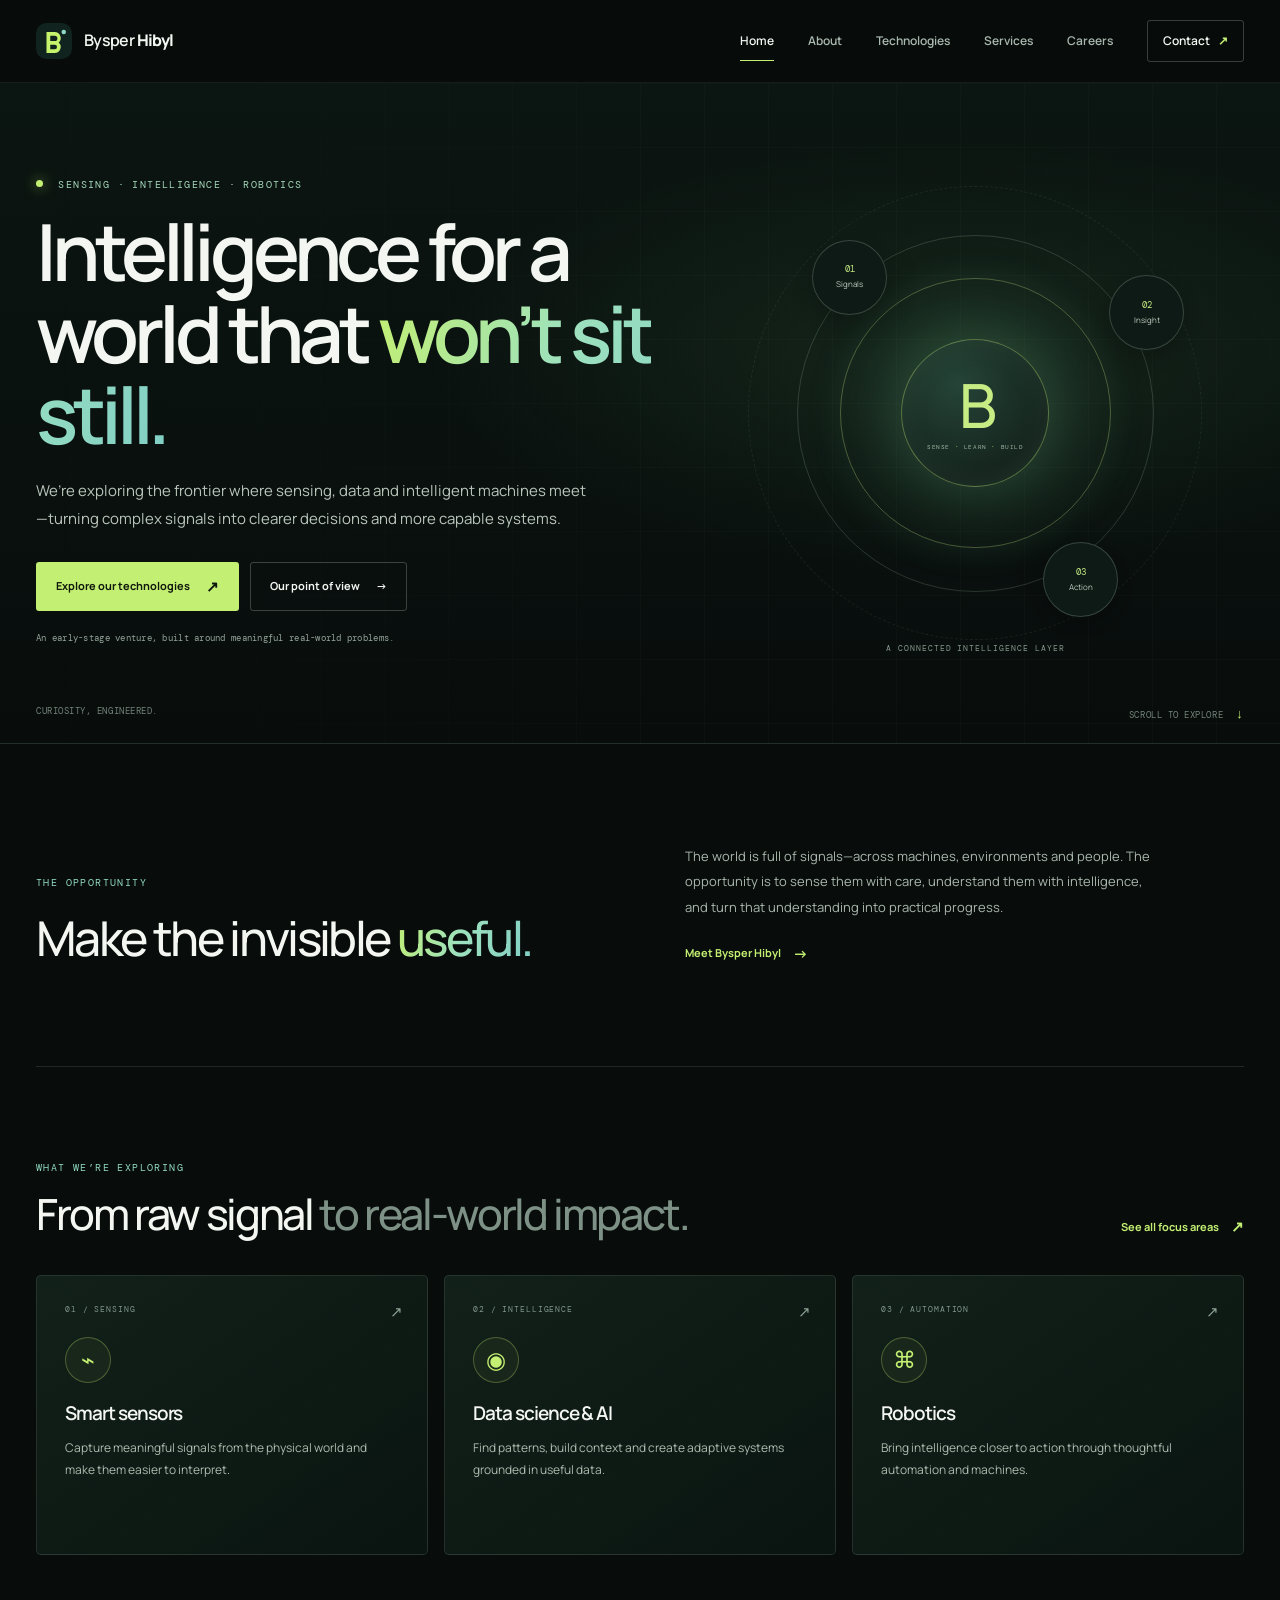
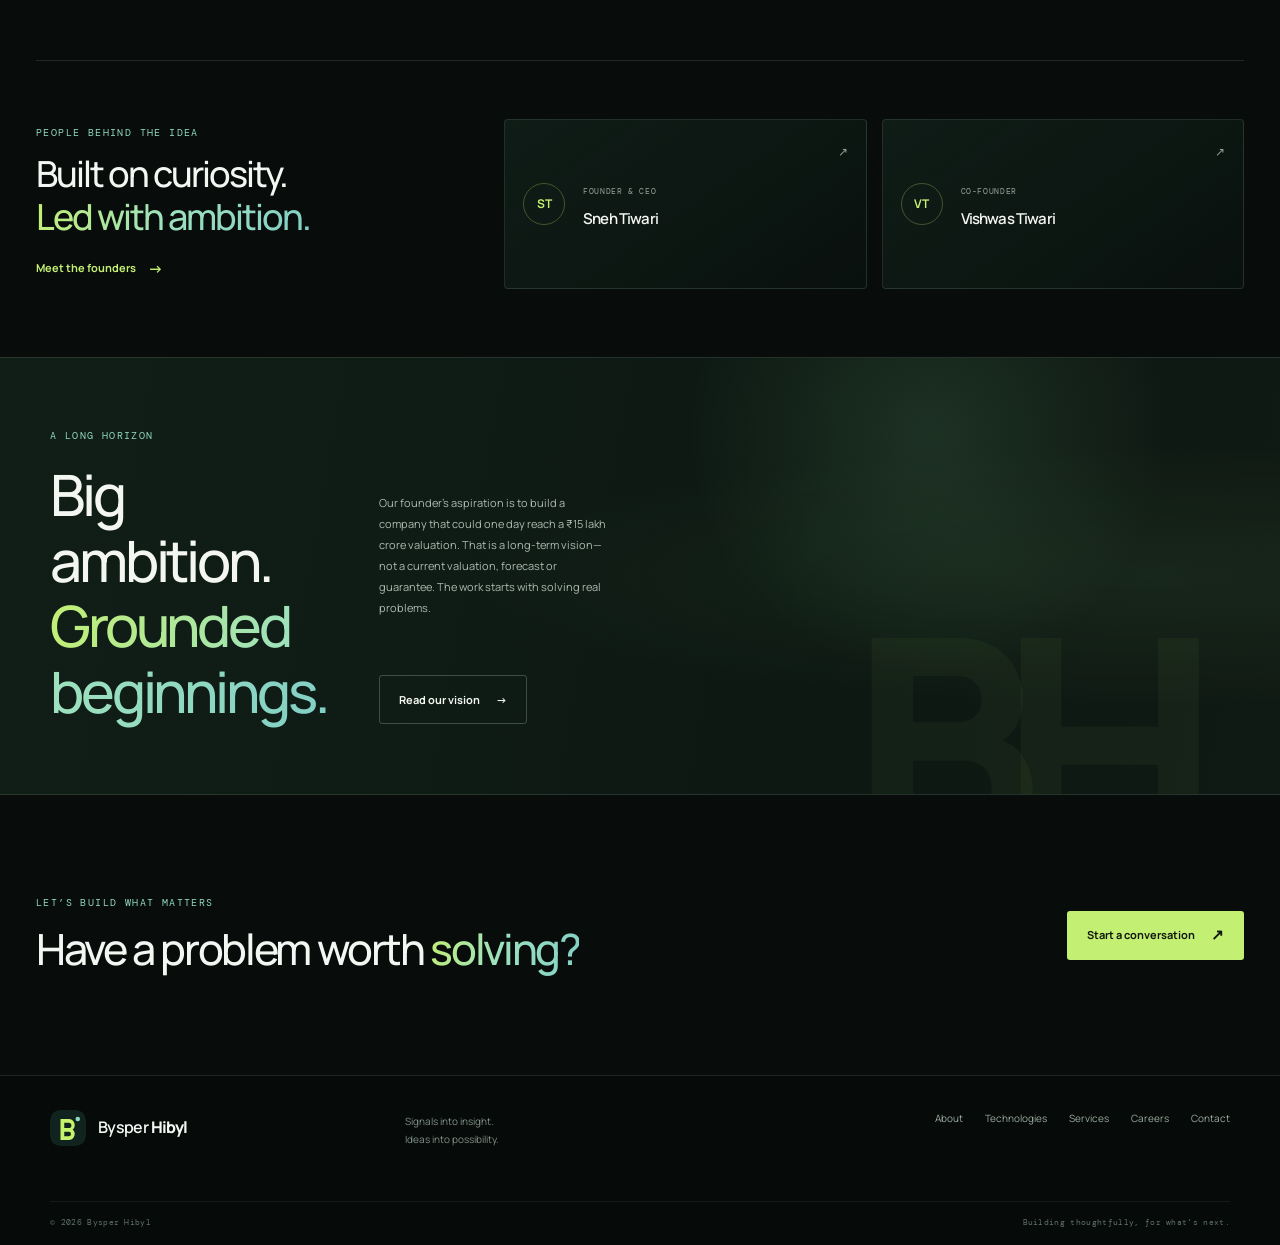
<file: index.html>
<!doctype html>
<html lang="en">
<head>
  <meta charset="utf-8">
  <meta name="viewport" content="width=device-width, initial-scale=1">
  <meta name="theme-color" content="#071311">
  <meta name="description" content="Bysper Hibyl is building toward a more intelligent, responsive world through sensors, data science, AI and robotics.">
  <title>Bysper Hibyl — Intelligence for what’s next</title>
  <link rel="icon" href="assets/mark.svg" type="image/svg+xml">
  <link rel="stylesheet" href="styles.css">
  <script src="script.js" defer></script>
</head>
<body>
  <a class="skip-link" href="#main">Skip to content</a>
  <header class="site-header">
    <div class="nav-shell">
      <a class="brand" href="index.html" aria-label="Bysper Hibyl home"><img src="assets/mark.svg" alt=""><span>Bysper <b>Hibyl</b></span></a>
      <button class="menu-toggle" type="button" aria-expanded="false" aria-controls="site-nav"><span></span><span></span><span></span><span class="sr-only">Toggle navigation</span></button>
      <nav class="site-nav" id="site-nav" aria-label="Main navigation">
        <a href="index.html" aria-current="page">Home</a><a href="about.html">About</a><a href="technologies.html">Technologies</a><a href="services.html">Services</a><a href="careers.html">Careers</a><a class="nav-contact" href="contact.html">Contact <span aria-hidden="true">↗</span></a>
      </nav>
    </div>
  </header>
  <main id="main">
    <section class="hero home-hero">
      <div class="hero-grid">
        <div class="hero-copy">
          <p class="eyebrow"><span class="pulse"></span> Sensing · intelligence · robotics</p>
          <h1>Intelligence for a world that <span class="text-gradient">won’t sit still.</span></h1>
          <p class="hero-lede">We’re exploring the frontier where sensing, data and intelligent machines meet—turning complex signals into clearer decisions and more capable systems.</p>
          <div class="button-row"><a class="button button-primary" href="technologies.html">Explore our technologies <span aria-hidden="true">↗</span></a><a class="button button-quiet" href="about.html">Our point of view <span aria-hidden="true">→</span></a></div>
          <p class="hero-note">An early-stage venture, built around meaningful real-world problems.</p>
        </div>
        <div class="hero-art" aria-label="Abstract illustration of connected sensing and intelligent systems" role="img">
          <div class="orbit orbit-one"></div><div class="orbit orbit-two"></div><div class="orbit orbit-three"></div>
          <div class="core"><span class="core-mark">B</span><span class="core-caption">SENSE <i>·</i> LEARN <i>·</i> BUILD</span></div>
          <span class="node node-one"><b>01</b><span>Signals</span></span><span class="node node-two"><b>02</b><span>Insight</span></span><span class="node node-three"><b>03</b><span>Action</span></span>
          <span class="art-label">A connected intelligence layer</span>
        </div>
      </div>
      <div class="hero-bottom"><span>Curiosity, engineered.</span><span class="scroll-cue">Scroll to explore <span aria-hidden="true">↓</span></span></div>
    </section>
    <section class="section intro-section">
      <div class="section-heading"><p class="eyebrow">The opportunity</p><h2>Make the invisible <span class="text-gradient">useful.</span></h2></div>
      <div class="intro-copy"><p>The world is full of signals—across machines, environments and people. The opportunity is to sense them with care, understand them with intelligence, and turn that understanding into practical progress.</p><a class="text-link" href="about.html">Meet Bysper Hibyl <span aria-hidden="true">→</span></a></div>
    </section>
    <section class="section capabilities-section">
      <div class="section-topline"><div><p class="eyebrow">What we’re exploring</p><h2>From raw signal <span class="muted">to real-world impact.</span></h2></div><a class="text-link desktop-link" href="technologies.html">See all focus areas <span aria-hidden="true">↗</span></a></div>
      <div class="capability-grid">
        <a class="capability-card" href="technologies.html#sensing"><span class="card-index">01 / SENSING</span><span class="card-icon" aria-hidden="true">⌁</span><h3>Smart sensors</h3><p>Capture meaningful signals from the physical world and make them easier to interpret.</p><span class="card-arrow" aria-hidden="true">↗</span></a>
        <a class="capability-card" href="technologies.html#intelligence"><span class="card-index">02 / INTELLIGENCE</span><span class="card-icon" aria-hidden="true">◉</span><h3>Data science &amp; AI</h3><p>Find patterns, build context and create adaptive systems grounded in useful data.</p><span class="card-arrow" aria-hidden="true">↗</span></a>
        <a class="capability-card" href="technologies.html#robotics"><span class="card-index">03 / AUTOMATION</span><span class="card-icon" aria-hidden="true">⌘</span><h3>Robotics</h3><p>Bring intelligence closer to action through thoughtful automation and machines.</p><span class="card-arrow" aria-hidden="true">↗</span></a>
      </div>
      <a class="text-link mobile-link" href="technologies.html">See all focus areas <span aria-hidden="true">↗</span></a>
    </section>
    <section class="founders-band">
      <div class="founders-intro"><p class="eyebrow">People behind the idea</p><h2>Built on curiosity.<br><span class="text-gradient">Led with ambition.</span></h2><a class="text-link" href="about.html">Meet the founders <span aria-hidden="true">→</span></a></div>
      <div class="founder-profile"><span class="founder-monogram" aria-hidden="true">ST</span><div><span class="founder-role">Founder &amp; CEO</span><h3>Sneh Tiwari</h3></div><span class="founder-arrow" aria-hidden="true">↗</span></div>
      <div class="founder-profile"><span class="founder-monogram" aria-hidden="true">VT</span><div><span class="founder-role">Co-founder</span><h3>Vishwas Tiwari</h3></div><span class="founder-arrow" aria-hidden="true">↗</span></div>
    </section>
    <section class="vision-band">
      <div class="vision-glow" aria-hidden="true"></div><p class="eyebrow">A long horizon</p>
      <div class="vision-content"><h2>Big ambition.<br><span class="text-gradient">Grounded beginnings.</span></h2><p>Our founder’s aspiration is to build a company that could one day reach a ₹15 lakh crore valuation. That is a long-term vision—not a current valuation, forecast or guarantee. The work starts with solving real problems.</p><a class="button button-outline" href="about.html#vision">Read our vision <span aria-hidden="true">→</span></a></div>
      <span class="vision-watermark" aria-hidden="true">BH</span>
    </section>
    <section class="section closing-cta"><div><p class="eyebrow">Let’s build what matters</p><h2>Have a problem worth <span class="text-gradient">solving?</span></h2></div><a class="button button-primary" href="contact.html">Start a conversation <span aria-hidden="true">↗</span></a></section>
  </main>
  <footer class="site-footer"><div class="footer-main"><a class="brand" href="index.html"><img src="assets/mark.svg" alt=""><span>Bysper <b>Hibyl</b></span></a><p>Signals into insight.<br>Ideas into possibility.</p><nav aria-label="Footer navigation"><a href="about.html">About</a><a href="technologies.html">Technologies</a><a href="services.html">Services</a><a href="careers.html">Careers</a><a href="contact.html">Contact</a></nav></div><div class="footer-bottom"><span>© <span data-year></span> Bysper Hibyl</span><span>Building thoughtfully, for what’s next.</span></div></footer>
</body>
</html>
</file>
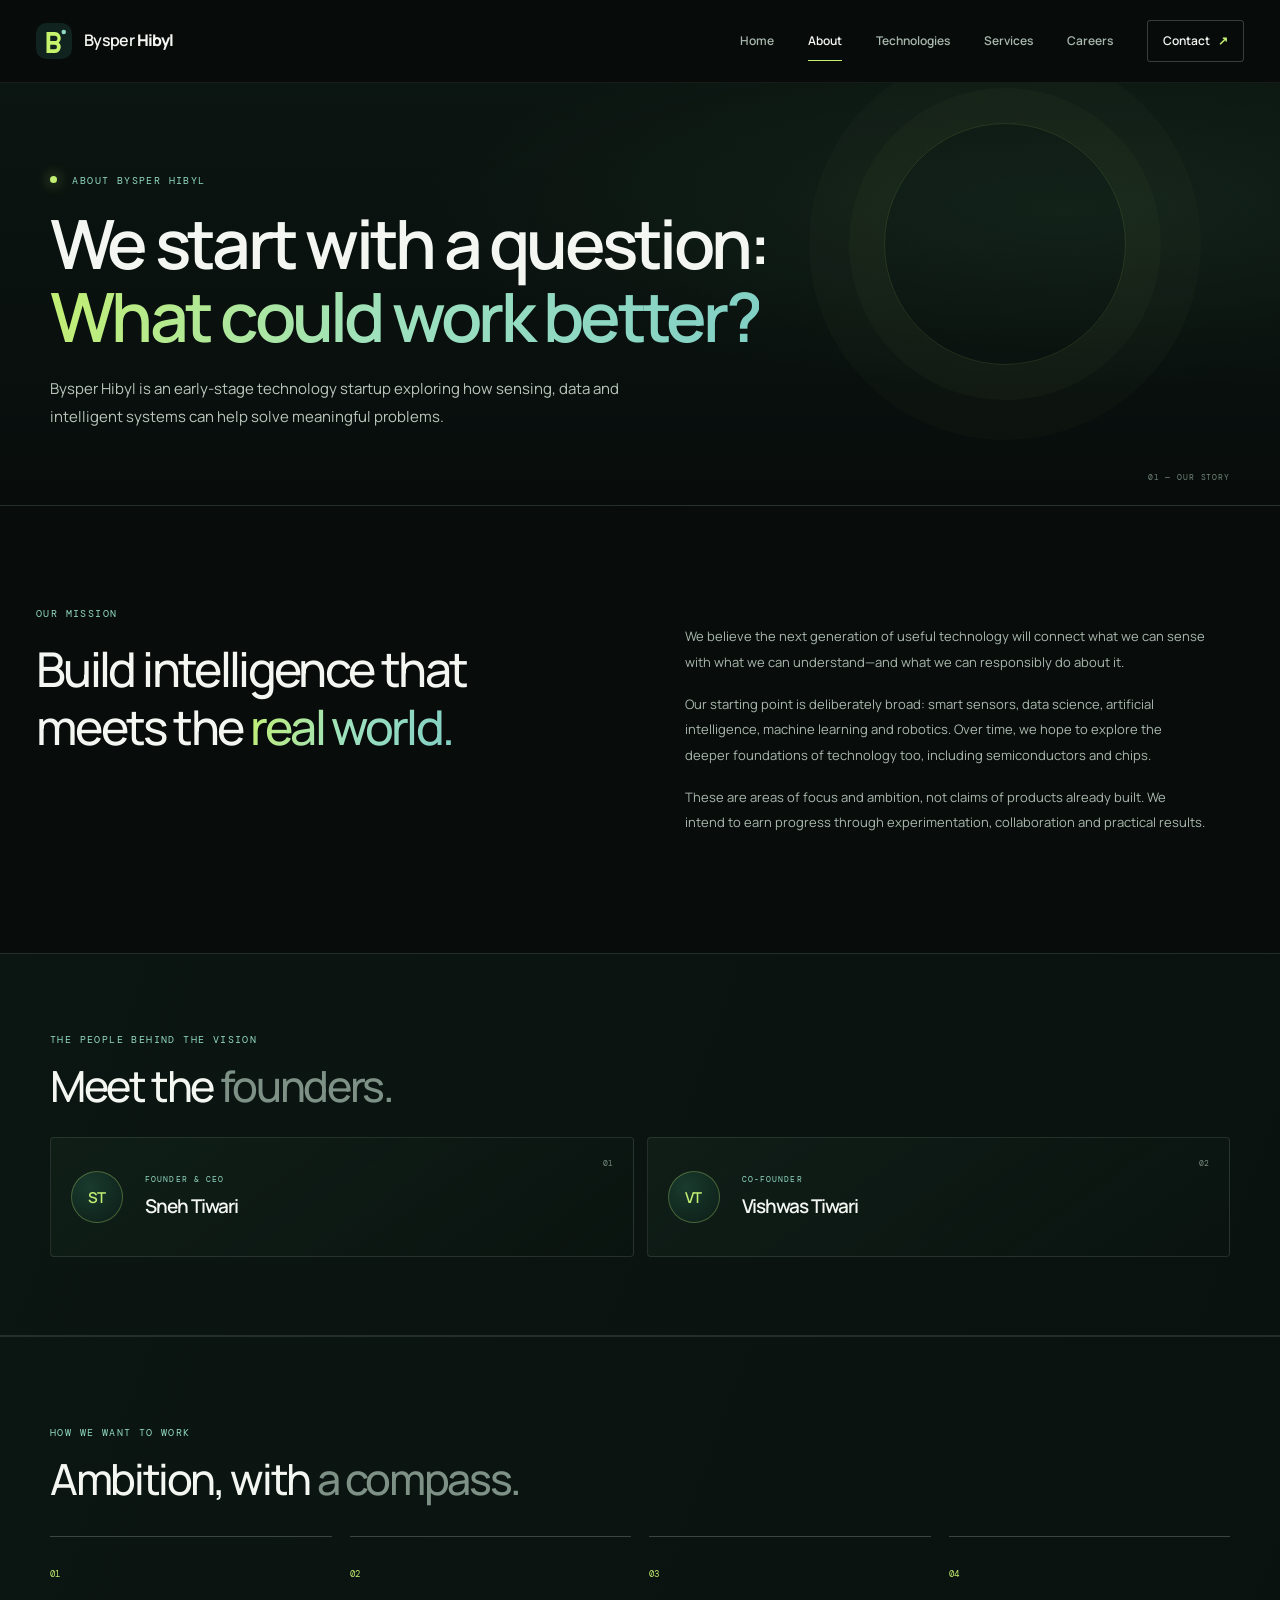
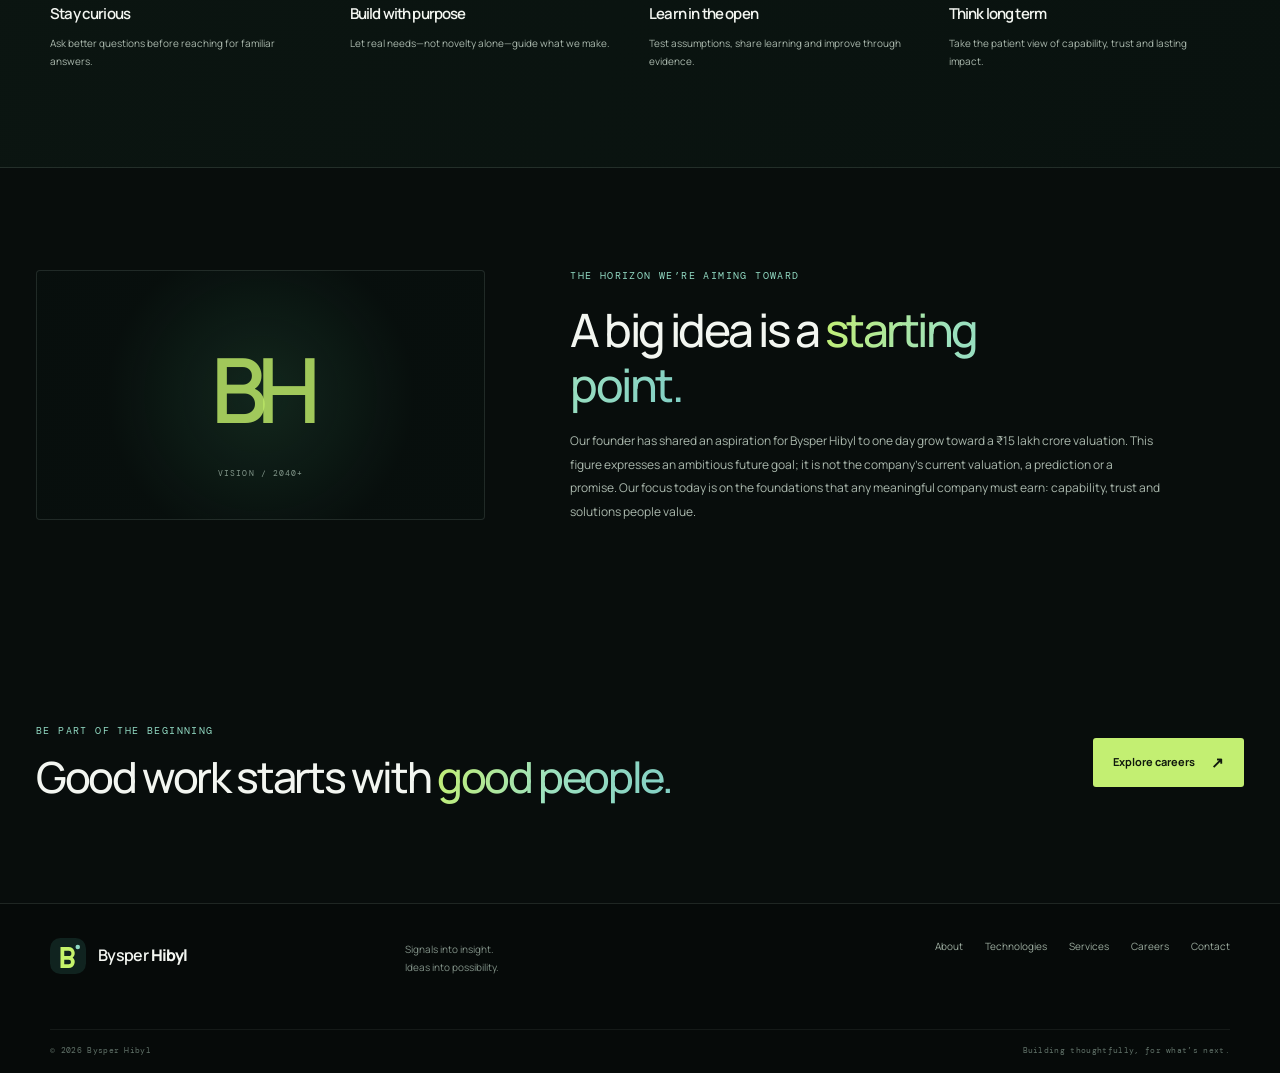
<file: about.html>
<!doctype html>
<html lang="en">
<head>
  <meta charset="utf-8"><meta name="viewport" content="width=device-width, initial-scale=1"><meta name="theme-color" content="#071311">
  <meta name="description" content="Discover the mission, principles and long-term vision behind Bysper Hibyl.">
  <title>About — Bysper Hibyl</title><link rel="icon" href="assets/mark.svg" type="image/svg+xml"><link rel="stylesheet" href="styles.css"><script src="script.js" defer></script>
</head>
<body>
  <a class="skip-link" href="#main">Skip to content</a>
  <header class="site-header"><div class="nav-shell"><a class="brand" href="index.html" aria-label="Bysper Hibyl home"><img src="assets/mark.svg" alt=""><span>Bysper <b>Hibyl</b></span></a><button class="menu-toggle" type="button" aria-expanded="false" aria-controls="site-nav"><span></span><span></span><span></span><span class="sr-only">Toggle navigation</span></button><nav class="site-nav" id="site-nav" aria-label="Main navigation"><a href="index.html">Home</a><a href="about.html" aria-current="page">About</a><a href="technologies.html">Technologies</a><a href="services.html">Services</a><a href="careers.html">Careers</a><a class="nav-contact" href="contact.html">Contact <span aria-hidden="true">↗</span></a></nav></div></header>
  <main id="main">
    <section class="page-hero"><div class="page-hero-inner"><p class="eyebrow"><span class="pulse"></span> About Bysper Hibyl</p><h1>We start with a question:<br><span class="text-gradient">What could work better?</span></h1><p class="hero-lede">Bysper Hibyl is an early-stage technology startup exploring how sensing, data and intelligent systems can help solve meaningful problems.</p></div><span class="page-hero-index">01 — OUR STORY</span></section>
    <section class="section split-section"><div class="section-heading"><p class="eyebrow">Our mission</p><h2>Build intelligence that meets the <span class="text-gradient">real world.</span></h2></div><div class="body-copy"><p>We believe the next generation of useful technology will connect what we can sense with what we can understand—and what we can responsibly do about it.</p><p>Our starting point is deliberately broad: smart sensors, data science, artificial intelligence, machine learning and robotics. Over time, we hope to explore the deeper foundations of technology too, including semiconductors and chips.</p><p>These are areas of focus and ambition, not claims of products already built. We intend to earn progress through experimentation, collaboration and practical results.</p></div></section>
    <section class="leadership-section"><div class="section-topline"><div><p class="eyebrow">The people behind the vision</p><h2>Meet the <span class="muted">founders.</span></h2></div></div><div class="leadership-grid"><article class="leader-card"><div class="leader-monogram" aria-hidden="true">ST</div><div><p class="eyebrow">Founder &amp; CEO</p><h3>Sneh Tiwari</h3></div><span class="leader-index">01</span></article><article class="leader-card"><div class="leader-monogram" aria-hidden="true">VT</div><div><p class="eyebrow">Co-founder</p><h3>Vishwas Tiwari</h3></div><span class="leader-index">02</span></article></div></section>
    <section class="principles-section"><div class="section-topline"><div><p class="eyebrow">How we want to work</p><h2>Ambition, with <span class="muted">a compass.</span></h2></div></div><div class="principles-grid"><article class="principle"><span>01</span><h3>Stay curious</h3><p>Ask better questions before reaching for familiar answers.</p></article><article class="principle"><span>02</span><h3>Build with purpose</h3><p>Let real needs—not novelty alone—guide what we make.</p></article><article class="principle"><span>03</span><h3>Learn in the open</h3><p>Test assumptions, share learning and improve through evidence.</p></article><article class="principle"><span>04</span><h3>Think long term</h3><p>Take the patient view of capability, trust and lasting impact.</p></article></div></section>
    <section class="vision-section" id="vision"><div class="vision-mark">BH<span>VISION / 2040+</span></div><div class="vision-text"><p class="eyebrow">The horizon we’re aiming toward</p><h2>A big idea is a <span class="text-gradient">starting point.</span></h2><p>Our founder has shared an aspiration for Bysper Hibyl to one day grow toward a ₹15 lakh crore valuation. This figure expresses an ambitious future goal; it is not the company’s current valuation, a prediction or a promise. Our focus today is on the foundations that any meaningful company must earn: capability, trust and solutions people value.</p></div></section>
    <section class="section closing-cta"><div><p class="eyebrow">Be part of the beginning</p><h2>Good work starts with <span class="text-gradient">good people.</span></h2></div><a class="button button-primary" href="careers.html">Explore careers <span aria-hidden="true">↗</span></a></section>
  </main>
  <footer class="site-footer"><div class="footer-main"><a class="brand" href="index.html"><img src="assets/mark.svg" alt=""><span>Bysper <b>Hibyl</b></span></a><p>Signals into insight.<br>Ideas into possibility.</p><nav aria-label="Footer navigation"><a href="about.html">About</a><a href="technologies.html">Technologies</a><a href="services.html">Services</a><a href="careers.html">Careers</a><a href="contact.html">Contact</a></nav></div><div class="footer-bottom"><span>© <span data-year></span> Bysper Hibyl</span><span>Building thoughtfully, for what’s next.</span></div></footer>
</body>
</html>
</file>
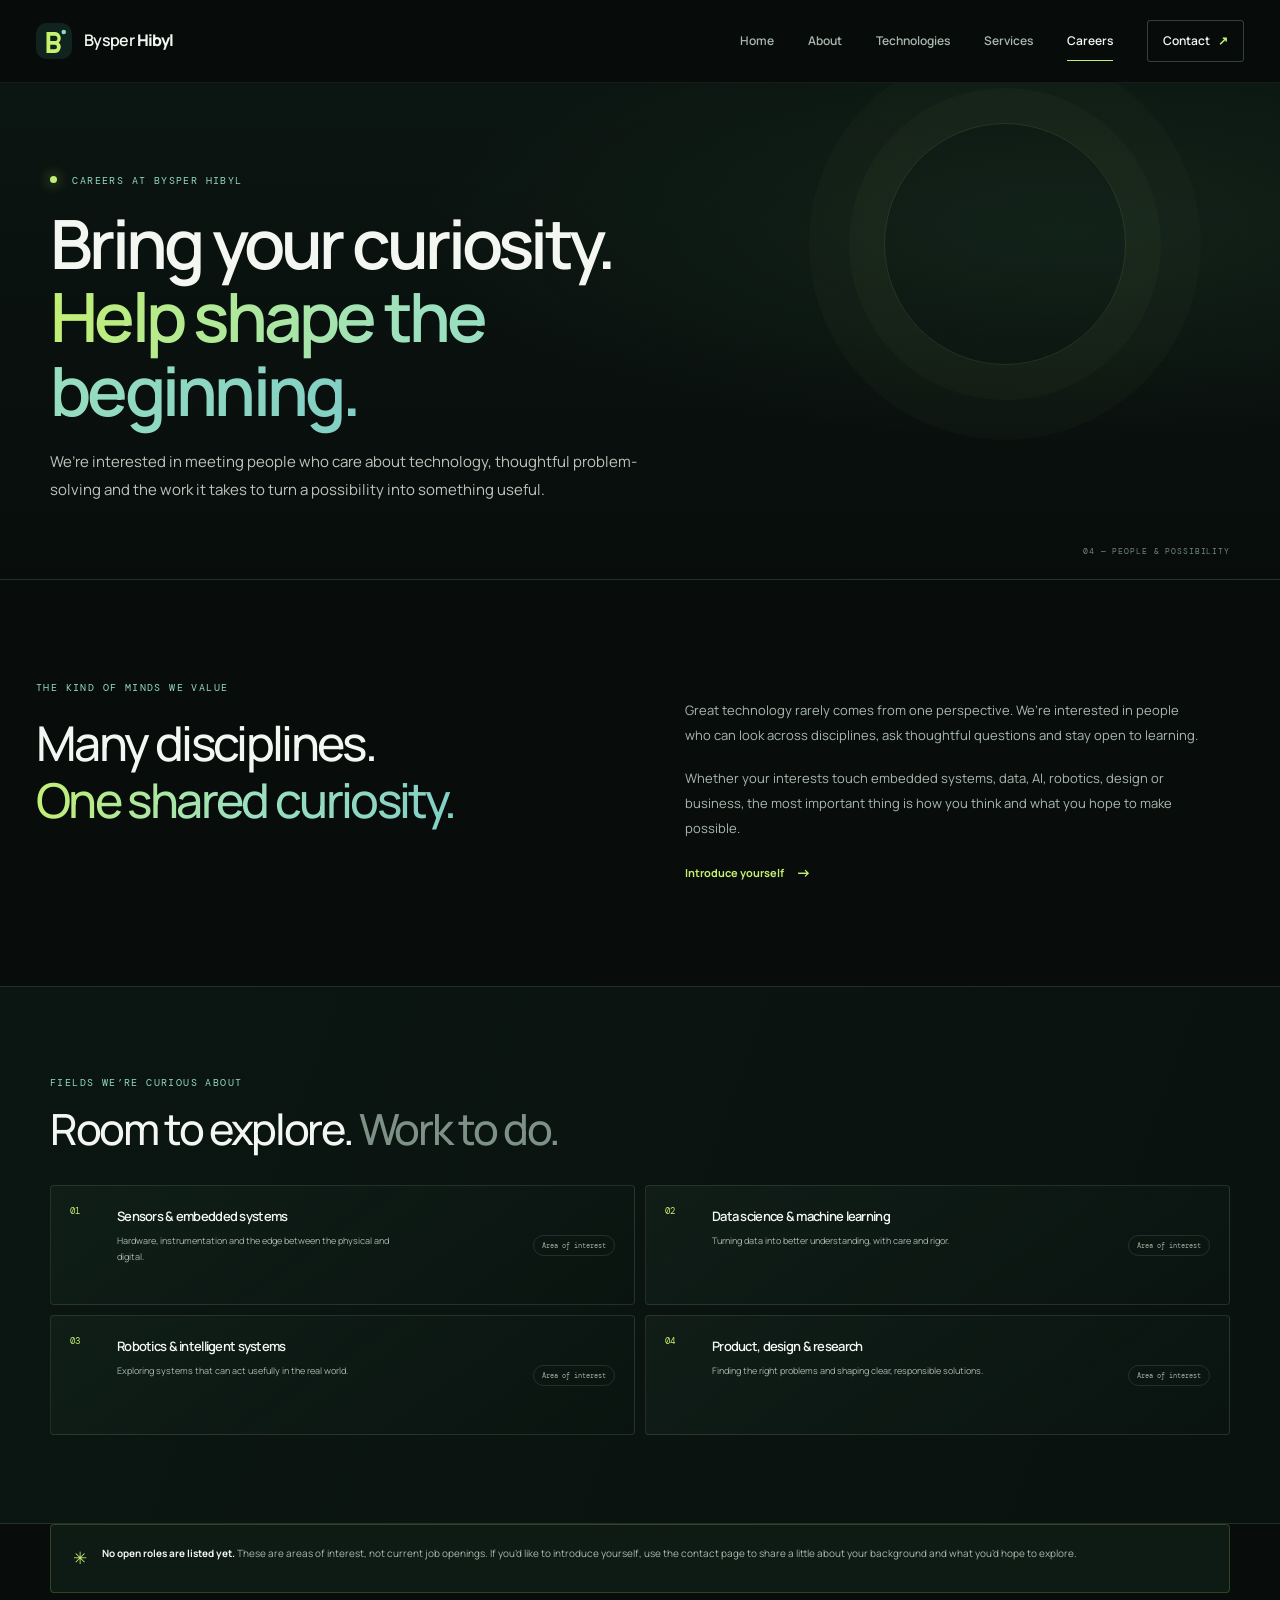
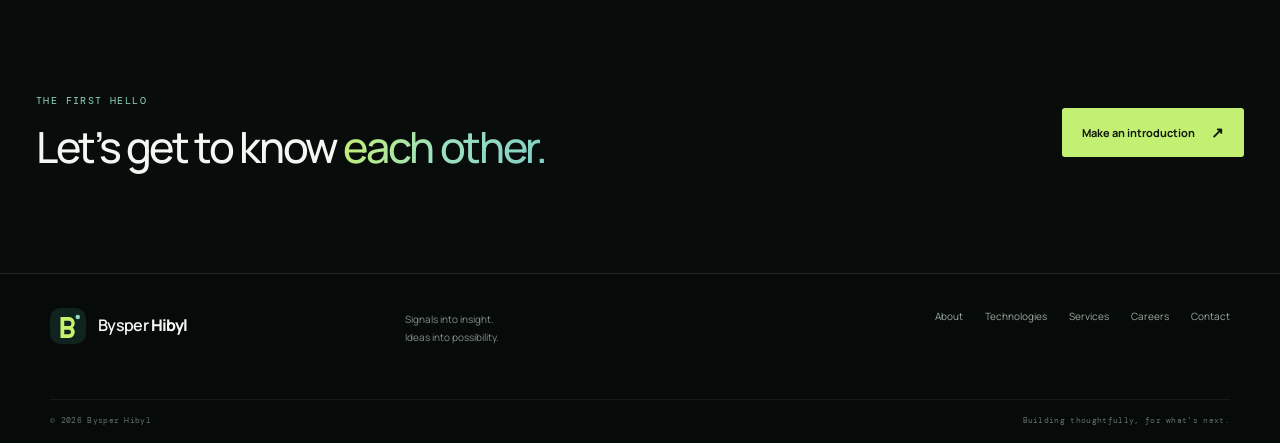
<file: careers.html>
<!doctype html>
<html lang="en">
<head>
  <meta charset="utf-8"><meta name="viewport" content="width=device-width, initial-scale=1"><meta name="theme-color" content="#071311">
  <meta name="description" content="Learn about the kind of curious, thoughtful builders Bysper Hibyl hopes to meet.">
  <title>Careers — Bysper Hibyl</title><link rel="icon" href="assets/mark.svg" type="image/svg+xml"><link rel="stylesheet" href="styles.css"><script src="script.js" defer></script>
</head>
<body>
  <a class="skip-link" href="#main">Skip to content</a>
  <header class="site-header"><div class="nav-shell"><a class="brand" href="index.html" aria-label="Bysper Hibyl home"><img src="assets/mark.svg" alt=""><span>Bysper <b>Hibyl</b></span></a><button class="menu-toggle" type="button" aria-expanded="false" aria-controls="site-nav"><span></span><span></span><span></span><span class="sr-only">Toggle navigation</span></button><nav class="site-nav" id="site-nav" aria-label="Main navigation"><a href="index.html">Home</a><a href="about.html">About</a><a href="technologies.html">Technologies</a><a href="services.html">Services</a><a href="careers.html" aria-current="page">Careers</a><a class="nav-contact" href="contact.html">Contact <span aria-hidden="true">↗</span></a></nav></div></header>
  <main id="main">
    <section class="page-hero"><div class="page-hero-inner"><p class="eyebrow"><span class="pulse"></span> Careers at Bysper Hibyl</p><h1>Bring your curiosity.<br><span class="text-gradient">Help shape the beginning.</span></h1><p class="hero-lede">We’re interested in meeting people who care about technology, thoughtful problem-solving and the work it takes to turn a possibility into something useful.</p></div><span class="page-hero-index">04 — PEOPLE &amp; POSSIBILITY</span></section>
    <section class="section split-section"><div class="section-heading"><p class="eyebrow">The kind of minds we value</p><h2>Many disciplines.<br><span class="text-gradient">One shared curiosity.</span></h2></div><div class="body-copy"><p>Great technology rarely comes from one perspective. We’re interested in people who can look across disciplines, ask thoughtful questions and stay open to learning.</p><p>Whether your interests touch embedded systems, data, AI, robotics, design or business, the most important thing is how you think and what you hope to make possible.</p><a class="text-link" href="contact.html">Introduce yourself <span aria-hidden="true">→</span></a></div></section>
    <section class="principles-section"><div class="section-topline"><div><p class="eyebrow">Fields we’re curious about</p><h2>Room to explore. <span class="muted">Work to do.</span></h2></div></div><div class="role-grid"><div class="role-card"><span class="role-icon">01</span><div><h3>Sensors &amp; embedded systems</h3><p>Hardware, instrumentation and the edge between the physical and digital.</p></div><span class="role-status">Area of interest</span></div><div class="role-card"><span class="role-icon">02</span><div><h3>Data science &amp; machine learning</h3><p>Turning data into better understanding, with care and rigor.</p></div><span class="role-status">Area of interest</span></div><div class="role-card"><span class="role-icon">03</span><div><h3>Robotics &amp; intelligent systems</h3><p>Exploring systems that can act usefully in the real world.</p></div><span class="role-status">Area of interest</span></div><div class="role-card"><span class="role-icon">04</span><div><h3>Product, design &amp; research</h3><p>Finding the right problems and shaping clear, responsible solutions.</p></div><span class="role-status">Area of interest</span></div></div></section>
    <section class="note-band"><span class="note-icon" aria-hidden="true">✳</span><p><strong>No open roles are listed yet.</strong> These are areas of interest, not current job openings. If you’d like to introduce yourself, use the contact page to share a little about your background and what you’d hope to explore.</p></section>
    <section class="section closing-cta"><div><p class="eyebrow">The first hello</p><h2>Let’s get to know <span class="text-gradient">each other.</span></h2></div><a class="button button-primary" href="contact.html">Make an introduction <span aria-hidden="true">↗</span></a></section>
  </main>
  <footer class="site-footer"><div class="footer-main"><a class="brand" href="index.html"><img src="assets/mark.svg" alt=""><span>Bysper <b>Hibyl</b></span></a><p>Signals into insight.<br>Ideas into possibility.</p><nav aria-label="Footer navigation"><a href="about.html">About</a><a href="technologies.html">Technologies</a><a href="services.html">Services</a><a href="careers.html">Careers</a><a href="contact.html">Contact</a></nav></div><div class="footer-bottom"><span>© <span data-year></span> Bysper Hibyl</span><span>Building thoughtfully, for what’s next.</span></div></footer>
</body>
</html>
</file>
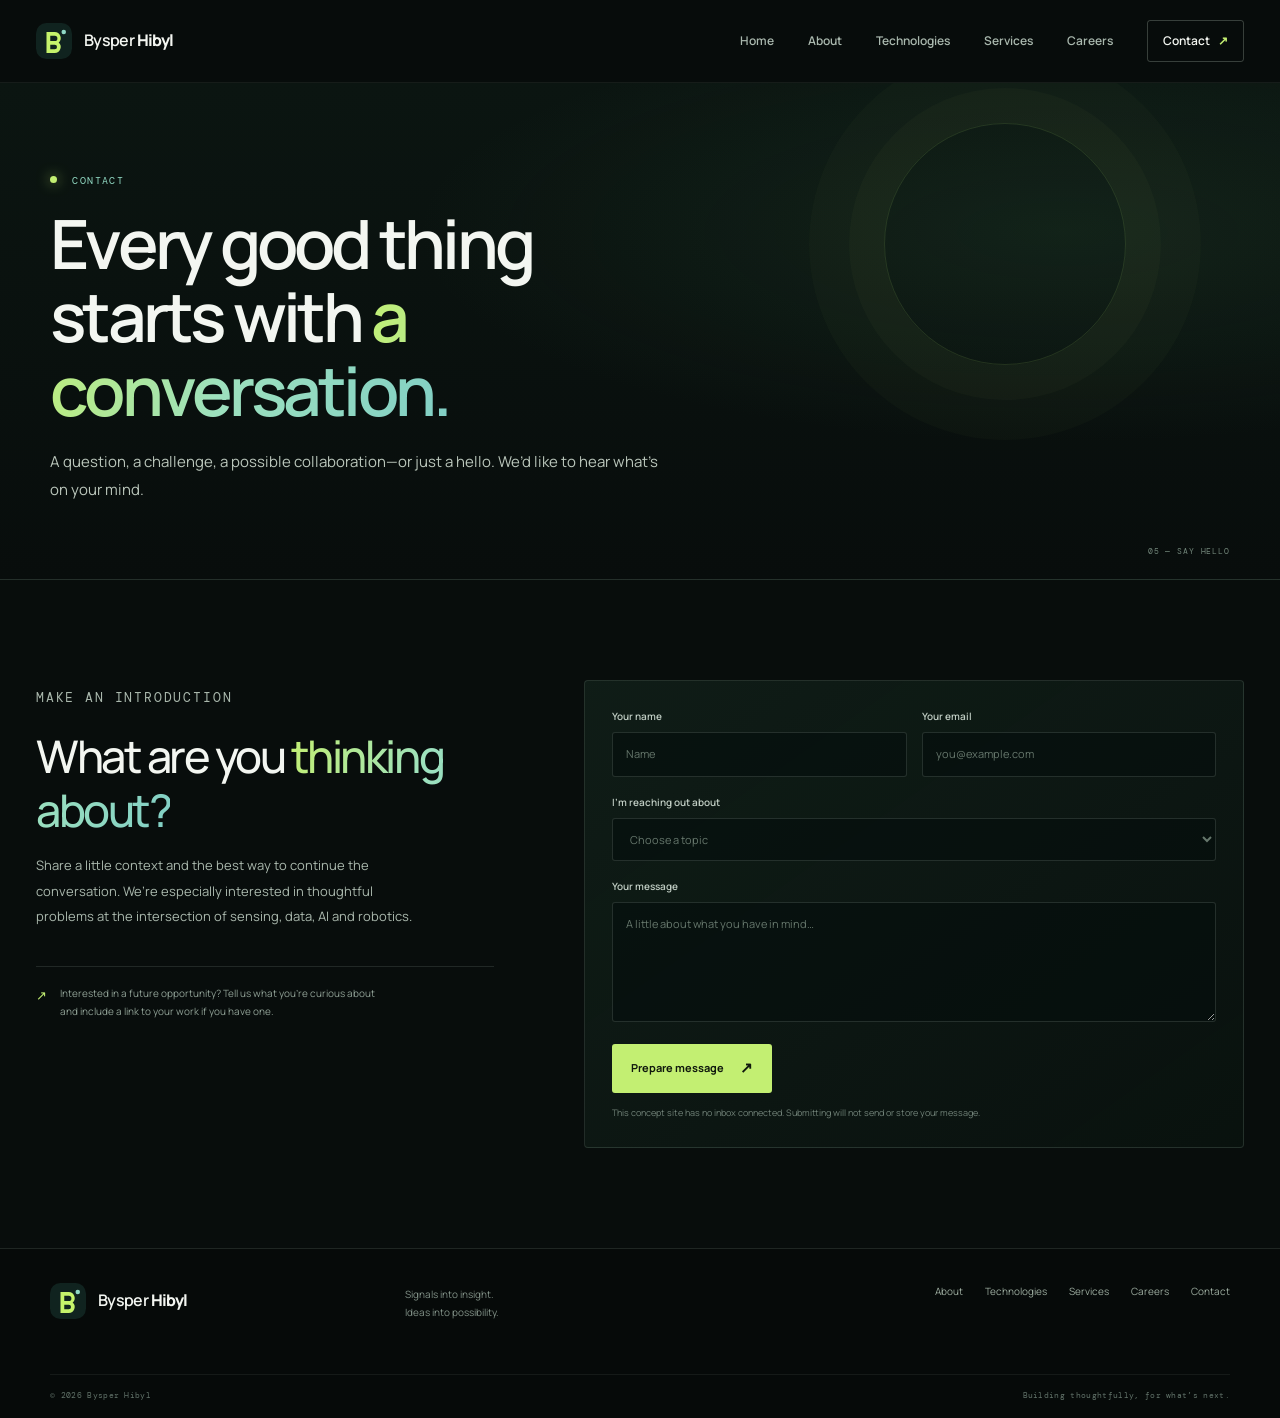
<file: contact.html>
<!doctype html>
<html lang="en">
<head>
  <meta charset="utf-8"><meta name="viewport" content="width=device-width, initial-scale=1"><meta name="theme-color" content="#071311">
  <meta name="description" content="Start a conversation with Bysper Hibyl about a technology challenge, collaboration or career introduction.">
  <title>Contact — Bysper Hibyl</title><link rel="icon" href="assets/mark.svg" type="image/svg+xml"><link rel="stylesheet" href="styles.css"><script src="script.js" defer></script>
</head>
<body>
  <a class="skip-link" href="#main">Skip to content</a>
  <header class="site-header"><div class="nav-shell"><a class="brand" href="index.html" aria-label="Bysper Hibyl home"><img src="assets/mark.svg" alt=""><span>Bysper <b>Hibyl</b></span></a><button class="menu-toggle" type="button" aria-expanded="false" aria-controls="site-nav"><span></span><span></span><span></span><span class="sr-only">Toggle navigation</span></button><nav class="site-nav" id="site-nav" aria-label="Main navigation"><a href="index.html">Home</a><a href="about.html">About</a><a href="technologies.html">Technologies</a><a href="services.html">Services</a><a href="careers.html">Careers</a><a class="nav-contact" href="contact.html" aria-current="page">Contact <span aria-hidden="true">↗</span></a></nav></div></header>
  <main id="main">
    <section class="page-hero"><div class="page-hero-inner"><p class="eyebrow"><span class="pulse"></span> Contact</p><h1>Every good thing<br>starts with <span class="text-gradient">a conversation.</span></h1><p class="hero-lede">A question, a challenge, a possible collaboration—or just a hello. We’d like to hear what’s on your mind.</p></div><span class="page-hero-index">05 — SAY HELLO</span></section>
    <section class="section contact-layout"><div class="contact-aside"><p class="eyebrow">Make an introduction</p><h2>What are you <span class="text-gradient">thinking about?</span></h2><p>Share a little context and the best way to continue the conversation. We’re especially interested in thoughtful problems at the intersection of sensing, data, AI and robotics.</p><div class="contact-aside-note"><span class="note-icon" aria-hidden="true">↗</span><p>Interested in a future opportunity? Tell us what you’re curious about and include a link to your work if you have one.</p></div></div>
      <form class="contact-form" data-demo-form>
        <div class="form-pair"><label>Your name<input name="name" autocomplete="name" required placeholder="Name"></label><label>Your email<input name="email" type="email" autocomplete="email" required placeholder="you@example.com"></label></div>
        <label>I’m reaching out about<select name="topic" required><option value="" selected disabled>Choose a topic</option><option>Technology or research</option><option>Potential collaboration</option><option>Career introduction</option><option>Something else</option></select></label>
        <label>Your message<textarea name="message" rows="5" required placeholder="A little about what you have in mind…"></textarea></label>
        <button class="button button-primary" type="submit">Prepare message <span aria-hidden="true">↗</span></button>
        <p class="form-note">This concept site has no inbox connected. Submitting will not send or store your message.</p>
        <p class="form-status" role="status" aria-live="polite"></p>
      </form>
    </section>
  </main>
  <footer class="site-footer"><div class="footer-main"><a class="brand" href="index.html"><img src="assets/mark.svg" alt=""><span>Bysper <b>Hibyl</b></span></a><p>Signals into insight.<br>Ideas into possibility.</p><nav aria-label="Footer navigation"><a href="about.html">About</a><a href="technologies.html">Technologies</a><a href="services.html">Services</a><a href="careers.html">Careers</a><a href="contact.html">Contact</a></nav></div><div class="footer-bottom"><span>© <span data-year></span> Bysper Hibyl</span><span>Building thoughtfully, for what’s next.</span></div></footer>
</body>
</html>
</file>
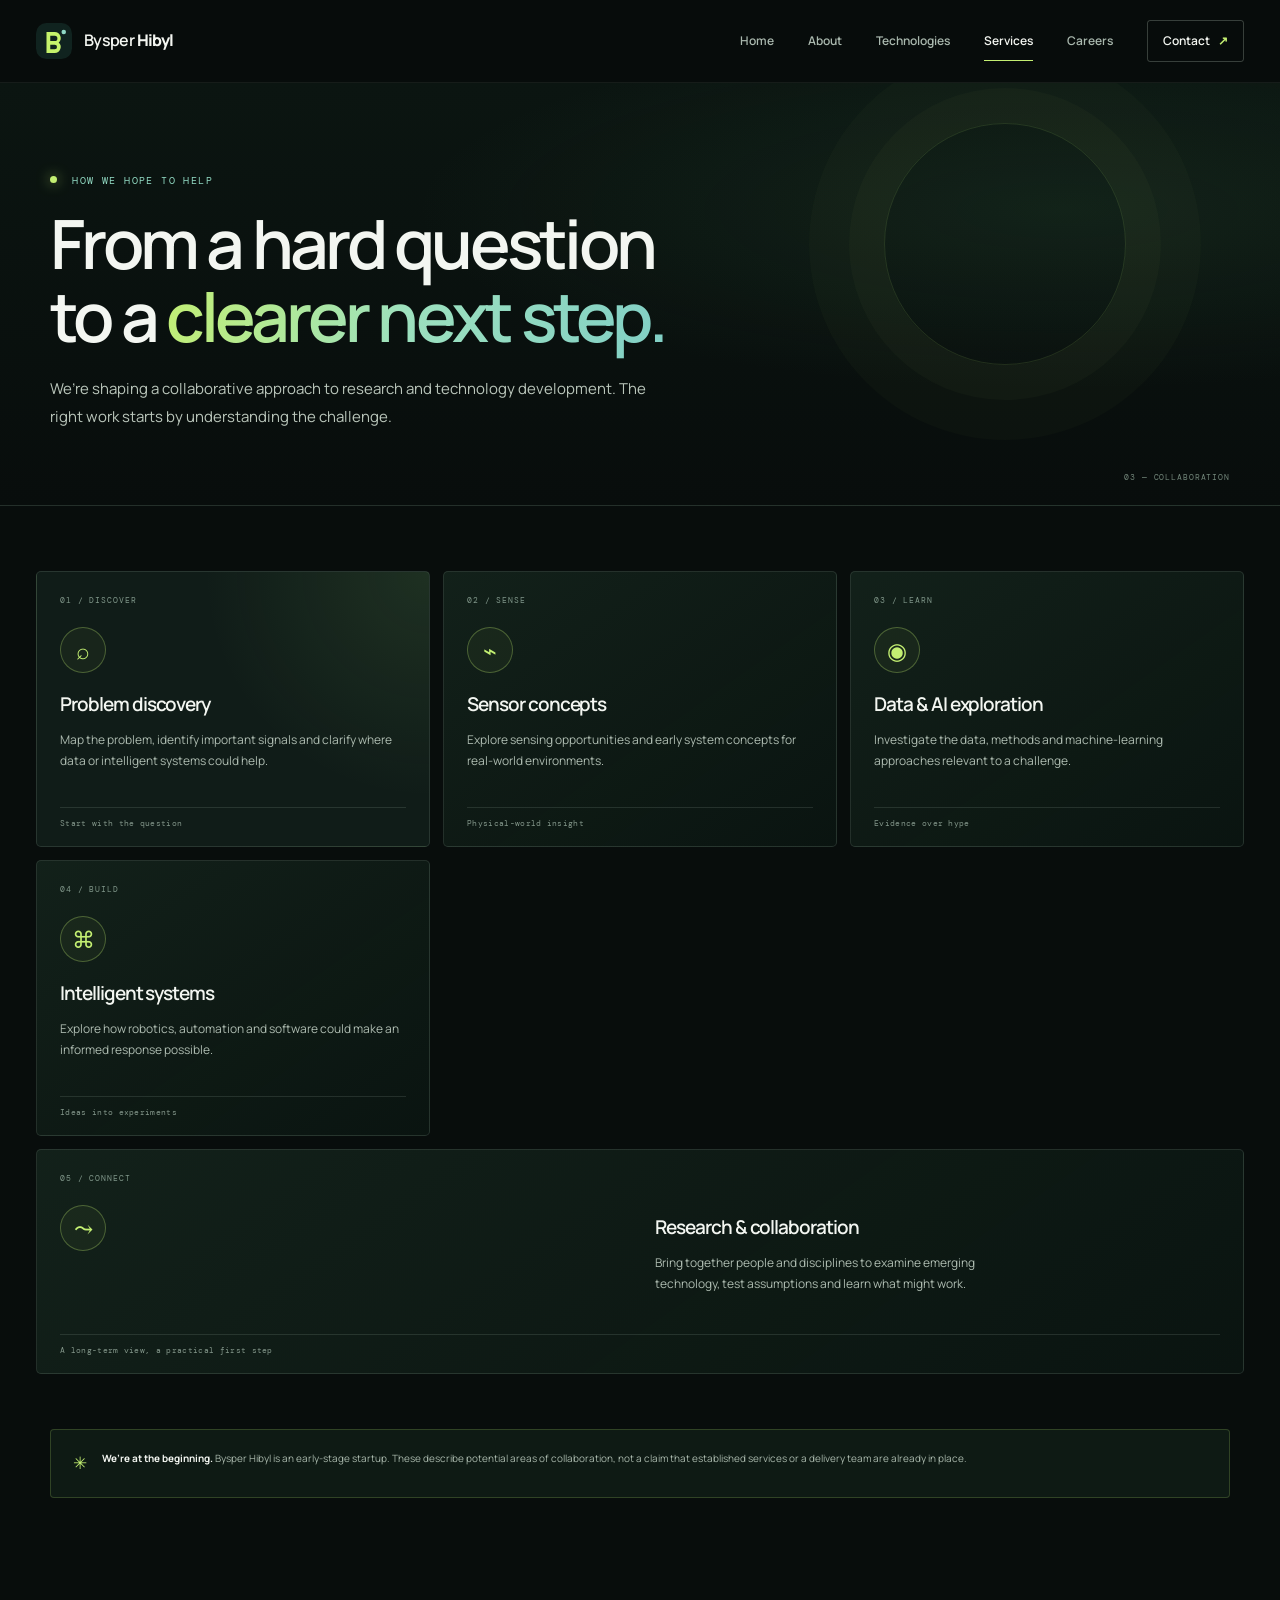
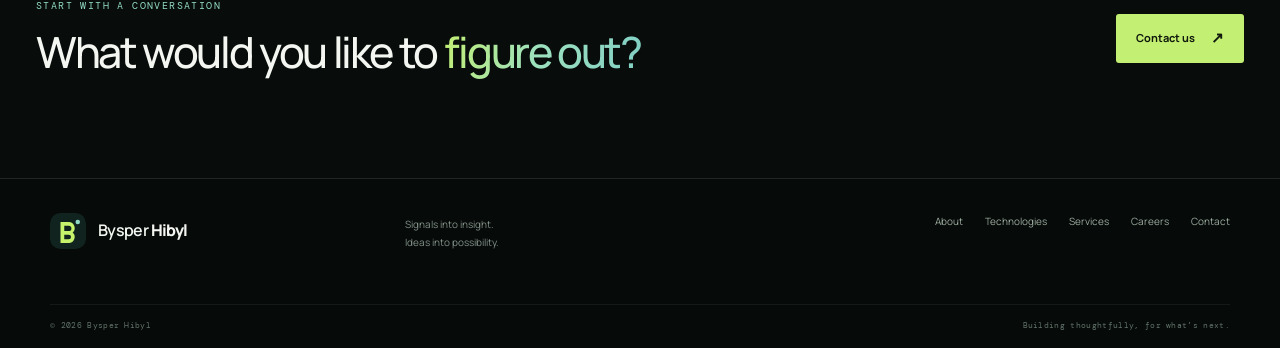
<file: services.html>
<!doctype html>
<html lang="en">
<head>
  <meta charset="utf-8"><meta name="viewport" content="width=device-width, initial-scale=1"><meta name="theme-color" content="#071311">
  <meta name="description" content="See the kinds of research and collaboration Bysper Hibyl hopes to pursue across sensing, AI and robotics.">
  <title>Services — Bysper Hibyl</title><link rel="icon" href="assets/mark.svg" type="image/svg+xml"><link rel="stylesheet" href="styles.css"><script src="script.js" defer></script>
</head>
<body>
  <a class="skip-link" href="#main">Skip to content</a>
  <header class="site-header"><div class="nav-shell"><a class="brand" href="index.html" aria-label="Bysper Hibyl home"><img src="assets/mark.svg" alt=""><span>Bysper <b>Hibyl</b></span></a><button class="menu-toggle" type="button" aria-expanded="false" aria-controls="site-nav"><span></span><span></span><span></span><span class="sr-only">Toggle navigation</span></button><nav class="site-nav" id="site-nav" aria-label="Main navigation"><a href="index.html">Home</a><a href="about.html">About</a><a href="technologies.html">Technologies</a><a href="services.html" aria-current="page">Services</a><a href="careers.html">Careers</a><a class="nav-contact" href="contact.html">Contact <span aria-hidden="true">↗</span></a></nav></div></header>
  <main id="main">
    <section class="page-hero"><div class="page-hero-inner"><p class="eyebrow"><span class="pulse"></span> How we hope to help</p><h1>From a hard question<br>to a <span class="text-gradient">clearer next step.</span></h1><p class="hero-lede">We’re shaping a collaborative approach to research and technology development. The right work starts by understanding the challenge.</p></div><span class="page-hero-index">03 — COLLABORATION</span></section>
    <section class="section service-grid-section"><div class="service-grid">
      <article class="service-card service-feature"><span class="card-index">01 / DISCOVER</span><span class="card-icon" aria-hidden="true">⌕</span><h2>Problem discovery</h2><p>Map the problem, identify important signals and clarify where data or intelligent systems could help.</p><span class="service-foot">Start with the question</span></article>
      <article class="service-card"><span class="card-index">02 / SENSE</span><span class="card-icon" aria-hidden="true">⌁</span><h2>Sensor concepts</h2><p>Explore sensing opportunities and early system concepts for real-world environments.</p><span class="service-foot">Physical-world insight</span></article>
      <article class="service-card"><span class="card-index">03 / LEARN</span><span class="card-icon" aria-hidden="true">◉</span><h2>Data &amp; AI exploration</h2><p>Investigate the data, methods and machine-learning approaches relevant to a challenge.</p><span class="service-foot">Evidence over hype</span></article>
      <article class="service-card"><span class="card-index">04 / BUILD</span><span class="card-icon" aria-hidden="true">⌘</span><h2>Intelligent systems</h2><p>Explore how robotics, automation and software could make an informed response possible.</p><span class="service-foot">Ideas into experiments</span></article>
      <article class="service-card service-wide"><span class="card-index">05 / CONNECT</span><span class="card-icon" aria-hidden="true">⤳</span><h2>Research &amp; collaboration</h2><p>Bring together people and disciplines to examine emerging technology, test assumptions and learn what might work.</p><span class="service-foot">A long-term view, a practical first step</span></article>
    </div></section>
    <section class="note-band"><span class="note-icon" aria-hidden="true">✳</span><p><strong>We’re at the beginning.</strong> Bysper Hibyl is an early-stage startup. These describe potential areas of collaboration, not a claim that established services or a delivery team are already in place.</p></section>
    <section class="section closing-cta"><div><p class="eyebrow">Start with a conversation</p><h2>What would you like to <span class="text-gradient">figure out?</span></h2></div><a class="button button-primary" href="contact.html">Contact us <span aria-hidden="true">↗</span></a></section>
  </main>
  <footer class="site-footer"><div class="footer-main"><a class="brand" href="index.html"><img src="assets/mark.svg" alt=""><span>Bysper <b>Hibyl</b></span></a><p>Signals into insight.<br>Ideas into possibility.</p><nav aria-label="Footer navigation"><a href="about.html">About</a><a href="technologies.html">Technologies</a><a href="services.html">Services</a><a href="careers.html">Careers</a><a href="contact.html">Contact</a></nav></div><div class="footer-bottom"><span>© <span data-year></span> Bysper Hibyl</span><span>Building thoughtfully, for what’s next.</span></div></footer>
</body>
</html>
</file>
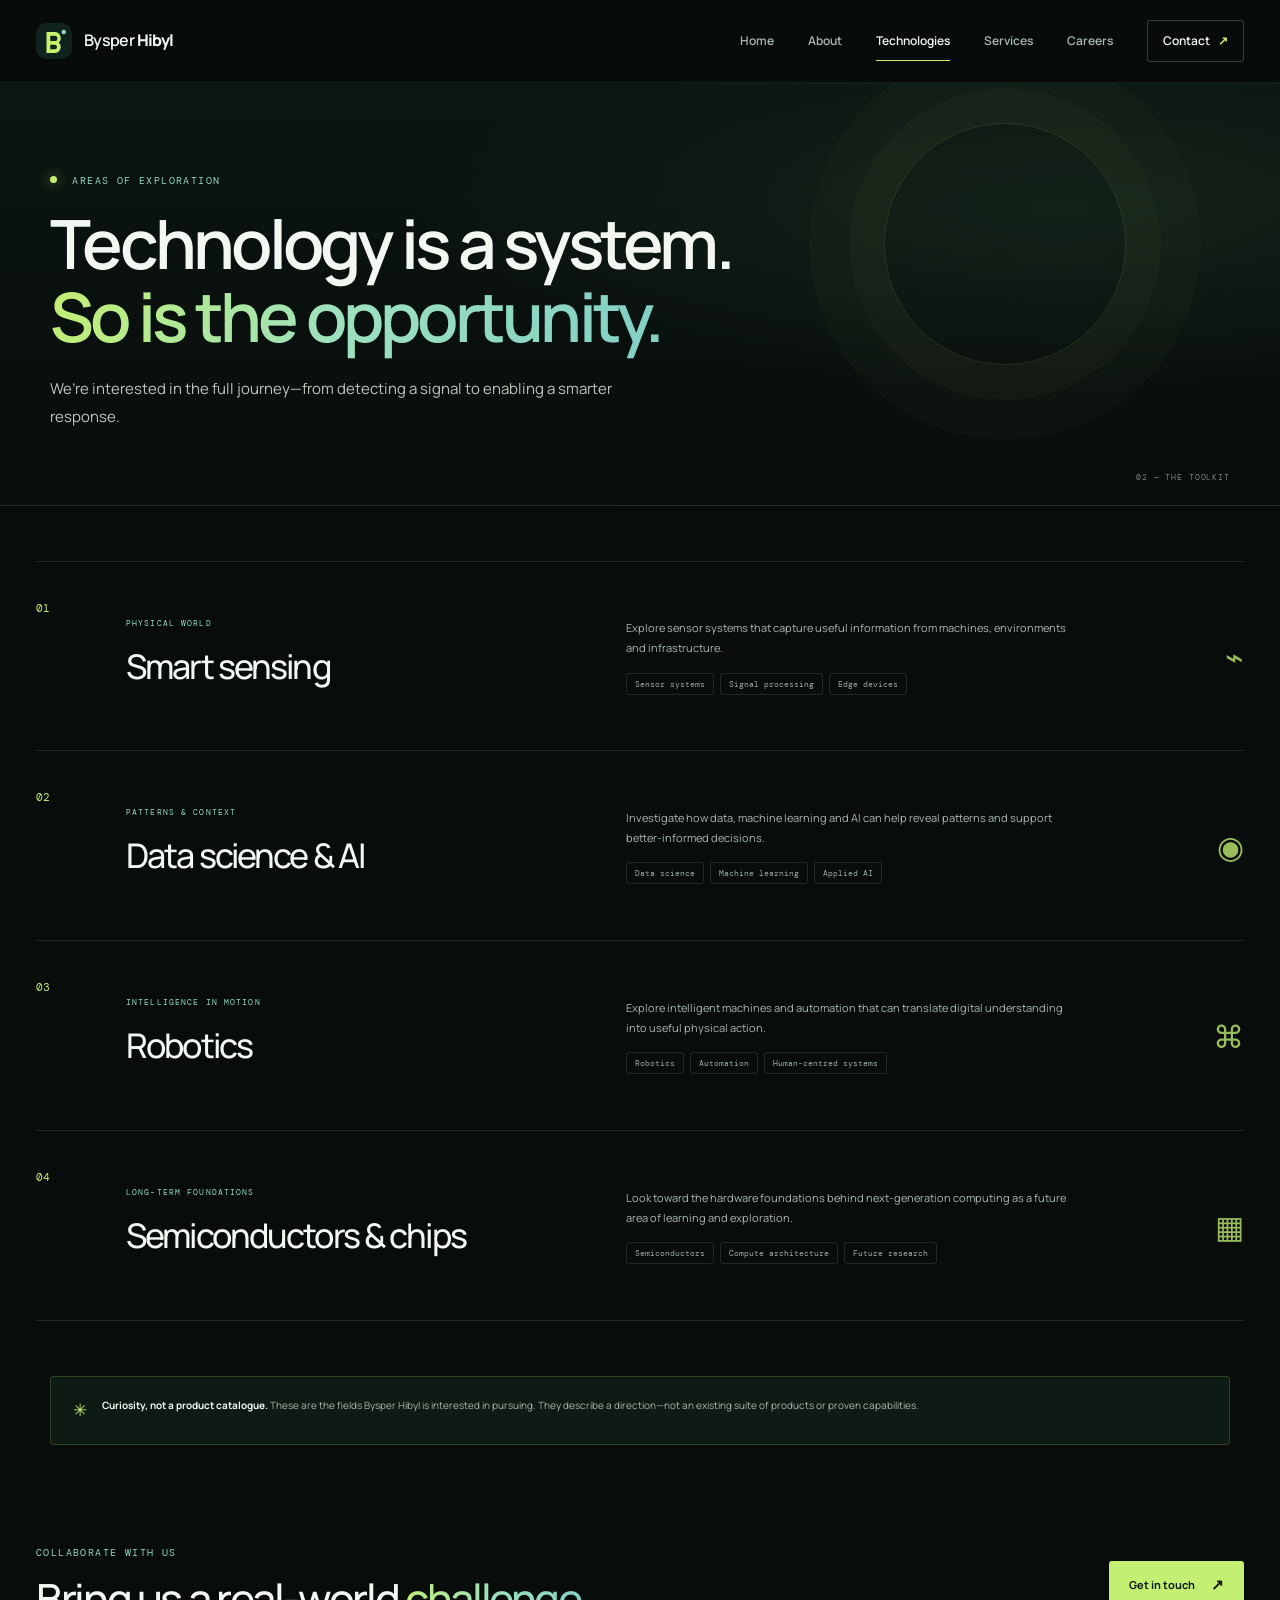
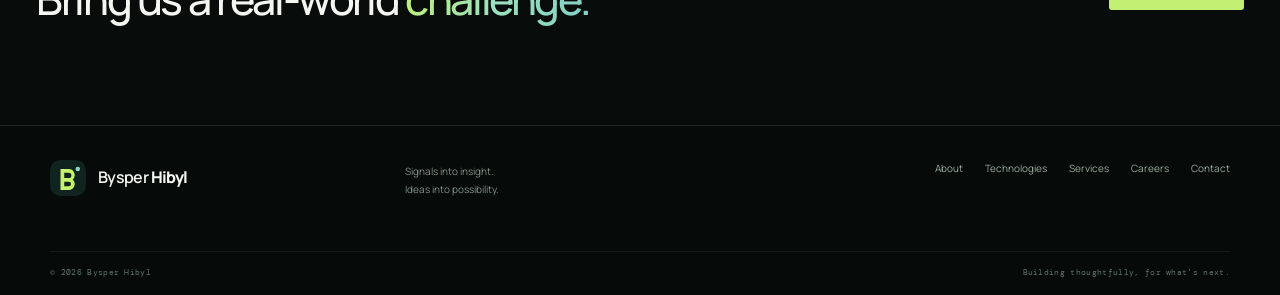
<file: technologies.html>
<!doctype html>
<html lang="en">
<head>
  <meta charset="utf-8"><meta name="viewport" content="width=device-width, initial-scale=1"><meta name="theme-color" content="#071311">
  <meta name="description" content="Explore Bysper Hibyl's technology interests: smart sensors, data science, AI, robotics and future compute.">
  <title>Technologies — Bysper Hibyl</title><link rel="icon" href="assets/mark.svg" type="image/svg+xml"><link rel="stylesheet" href="styles.css"><script src="script.js" defer></script>
</head>
<body>
  <a class="skip-link" href="#main">Skip to content</a>
  <header class="site-header"><div class="nav-shell"><a class="brand" href="index.html" aria-label="Bysper Hibyl home"><img src="assets/mark.svg" alt=""><span>Bysper <b>Hibyl</b></span></a><button class="menu-toggle" type="button" aria-expanded="false" aria-controls="site-nav"><span></span><span></span><span></span><span class="sr-only">Toggle navigation</span></button><nav class="site-nav" id="site-nav" aria-label="Main navigation"><a href="index.html">Home</a><a href="about.html">About</a><a href="technologies.html" aria-current="page">Technologies</a><a href="services.html">Services</a><a href="careers.html">Careers</a><a class="nav-contact" href="contact.html">Contact <span aria-hidden="true">↗</span></a></nav></div></header>
  <main id="main">
    <section class="page-hero"><div class="page-hero-inner"><p class="eyebrow"><span class="pulse"></span> Areas of exploration</p><h1>Technology is a system.<br><span class="text-gradient">So is the opportunity.</span></h1><p class="hero-lede">We’re interested in the full journey—from detecting a signal to enabling a smarter response.</p></div><span class="page-hero-index">02 — THE TOOLKIT</span></section>
    <section class="section tech-list">
      <article class="tech-row" id="sensing"><div class="tech-number">01</div><div class="tech-title"><p class="eyebrow">Physical world</p><h2>Smart sensing</h2></div><div class="tech-detail"><p>Explore sensor systems that capture useful information from machines, environments and infrastructure.</p><div class="tag-list"><span>Sensor systems</span><span>Signal processing</span><span>Edge devices</span></div></div><span class="tech-symbol" aria-hidden="true">⌁</span></article>
      <article class="tech-row" id="intelligence"><div class="tech-number">02</div><div class="tech-title"><p class="eyebrow">Patterns &amp; context</p><h2>Data science &amp; AI</h2></div><div class="tech-detail"><p>Investigate how data, machine learning and AI can help reveal patterns and support better-informed decisions.</p><div class="tag-list"><span>Data science</span><span>Machine learning</span><span>Applied AI</span></div></div><span class="tech-symbol" aria-hidden="true">◉</span></article>
      <article class="tech-row" id="robotics"><div class="tech-number">03</div><div class="tech-title"><p class="eyebrow">Intelligence in motion</p><h2>Robotics</h2></div><div class="tech-detail"><p>Explore intelligent machines and automation that can translate digital understanding into useful physical action.</p><div class="tag-list"><span>Robotics</span><span>Automation</span><span>Human-centred systems</span></div></div><span class="tech-symbol" aria-hidden="true">⌘</span></article>
      <article class="tech-row" id="compute"><div class="tech-number">04</div><div class="tech-title"><p class="eyebrow">Long-term foundations</p><h2>Semiconductors &amp; chips</h2></div><div class="tech-detail"><p>Look toward the hardware foundations behind next-generation computing as a future area of learning and exploration.</p><div class="tag-list"><span>Semiconductors</span><span>Compute architecture</span><span>Future research</span></div></div><span class="tech-symbol" aria-hidden="true">▦</span></article>
    </section>
    <section class="note-band"><span class="note-icon" aria-hidden="true">✳</span><p><strong>Curiosity, not a product catalogue.</strong> These are the fields Bysper Hibyl is interested in pursuing. They describe a direction—not an existing suite of products or proven capabilities.</p></section>
    <section class="section closing-cta"><div><p class="eyebrow">Collaborate with us</p><h2>Bring us a real-world <span class="text-gradient">challenge.</span></h2></div><a class="button button-primary" href="contact.html">Get in touch <span aria-hidden="true">↗</span></a></section>
  </main>
  <footer class="site-footer"><div class="footer-main"><a class="brand" href="index.html"><img src="assets/mark.svg" alt=""><span>Bysper <b>Hibyl</b></span></a><p>Signals into insight.<br>Ideas into possibility.</p><nav aria-label="Footer navigation"><a href="about.html">About</a><a href="technologies.html">Technologies</a><a href="services.html">Services</a><a href="careers.html">Careers</a><a href="contact.html">Contact</a></nav></div><div class="footer-bottom"><span>© <span data-year></span> Bysper Hibyl</span><span>Building thoughtfully, for what’s next.</span></div></footer>
</body>
</html>
</file>
<file: styles.css>
@import url("https://fonts.googleapis.com/css2?family=DM+Mono:wght@400;500&family=Manrope:wght@400;500;600;700;800&display=swap");

:root {
  color-scheme: dark;
  --bg: #071311;
  --bg-soft: #0b1916;
  --panel: #0e201c;
  --panel-light: #122722;
  --line: rgba(208, 235, 219, .11);
  --line-strong: rgba(208, 235, 219, .2);
  --text: #edf4ed;
  --muted: #9caca2;
  --subtle: #71847a;
  --lime: #c5f36b;
  --mint: #8fd8c4;
  --mono: "DM Mono", "Courier New", monospace;
  --sans: "Manrope", "Segoe UI", sans-serif;
}

* { box-sizing: border-box; }
html { scroll-behavior: smooth; scroll-padding-top: 90px; }
body { margin: 0; background: var(--bg); color: var(--text); font-family: var(--sans); font-size: 15px; line-height: 1.7; -webkit-font-smoothing: antialiased; }
a { color: inherit; text-decoration: none; }
button, input, select, textarea { font: inherit; }
button, a { -webkit-tap-highlight-color: transparent; }
::selection { color: var(--bg); background: var(--lime); }

.skip-link { position: absolute; z-index: 20; top: 10px; left: 10px; padding: 10px 14px; transform: translateY(-160%); background: var(--lime); color: var(--bg); border-radius: 6px; }
.skip-link:focus { transform: translateY(0); }
.sr-only { position: absolute; width: 1px; height: 1px; padding: 0; margin: -1px; overflow: hidden; clip: rect(0, 0, 0, 0); white-space: nowrap; border: 0; }
.site-header { position: sticky; z-index: 10; top: 0; border-bottom: 1px solid rgba(208, 235, 219, .07); background: rgba(7, 19, 17, .88); backdrop-filter: blur(18px); }
.nav-shell { width: min(1180px, calc(100% - 64px)); min-height: 76px; margin: 0 auto; display: flex; align-items: center; justify-content: space-between; gap: 30px; }
.brand { display: inline-flex; align-items: center; gap: 10px; flex: 0 0 auto; color: var(--text); font-size: 15px; font-weight: 600; letter-spacing: -.04em; }
.brand img { width: 34px; height: 34px; }
.brand b { font-weight: 800; }
.site-nav { display: flex; align-items: center; gap: 31px; color: #a9b8ae; font-size: 12px; font-weight: 600; }
.site-nav > a { transition: color .2s ease; }
.site-nav > a:hover, .site-nav > a[aria-current="page"] { color: var(--text); }
.site-nav > a[aria-current="page"]:not(.nav-contact) { position: relative; }
.site-nav > a[aria-current="page"]:not(.nav-contact)::after { position: absolute; right: 0; bottom: -10px; left: 0; height: 1px; background: var(--lime); content: ""; }
.site-nav .nav-contact { padding: 9px 13px; border: 1px solid var(--line-strong); border-radius: 4px; color: var(--text); }
.nav-contact span { margin-left: 6px; color: var(--lime); }
.menu-toggle { display: none; }

.hero { position: relative; overflow: hidden; border-bottom: 1px solid var(--line); background: radial-gradient(ellipse at 79% 44%, rgba(32, 87, 67, .18), transparent 40%), linear-gradient(180deg, #091613 0%, var(--bg) 100%); }
.hero-grid { width: min(1180px, calc(100% - 64px)); min-height: 600px; margin: 0 auto; display: grid; grid-template-columns: 1.04fr .96fr; align-items: center; gap: 40px; }
.hero-copy { position: relative; z-index: 1; padding: 68px 0 72px; }
.eyebrow { margin: 0 0 19px; color: var(--mint); font: 10px/1.5 var(--mono); letter-spacing: .14em; text-transform: uppercase; }
.pulse { display: inline-block; width: 7px; height: 7px; margin: 0 8px 1px 0; border-radius: 50%; background: var(--lime); box-shadow: 0 0 13px rgba(197, 243, 107, .7); }
h1, h2, h3, p { margin-top: 0; }
h1, h2, h3 { letter-spacing: -.055em; }
.hero h1, .page-hero h1 { max-width: 720px; margin-bottom: 21px; font-size: clamp(44px, 6vw, 75px); font-weight: 600; line-height: 1.08; }
.text-gradient { background: linear-gradient(105deg, var(--lime) 0%, #9de1be 48%, #81cfc5 100%); -webkit-background-clip: text; background-clip: text; color: transparent; }
.hero-lede { max-width: 550px; margin-bottom: 29px; color: #afbeb4; font-size: 15px; line-height: 1.85; }
.button-row { display: flex; align-items: center; flex-wrap: wrap; gap: 11px; }
.button { min-height: 46px; padding: 0 17px; display: inline-flex; justify-content: center; align-items: center; gap: 16px; border: 1px solid transparent; border-radius: 4px; font-size: 11px; font-weight: 700; transition: background .2s ease, border-color .2s ease, transform .2s ease; }
.button:hover { transform: translateY(-2px); }
.button-primary { background: var(--lime); color: #10180d; }
.button-primary:hover { background: #d3ff83; }
.button-primary span { font-size: 15px; }
.button-quiet { border-color: var(--line-strong); color: var(--text); }
.button-quiet:hover, .button-outline:hover { border-color: var(--lime); }
.hero-note { margin: 20px 0 0; color: var(--subtle); font: 9px/1.6 var(--mono); letter-spacing: .03em; }
.hero-art { position: relative; width: min(100%, 510px); aspect-ratio: 1; margin: 0 auto; display: grid; place-items: center; isolation: isolate; }
.hero-art::before { position: absolute; z-index: -1; width: 76%; height: 76%; border-radius: 50%; background: radial-gradient(circle, rgba(42, 114, 85, .23), rgba(11, 40, 31, .06) 57%, transparent 70%); content: ""; }
.orbit { position: absolute; border: 1px solid rgba(162, 219, 187, .13); border-radius: 50%; }
.orbit-one { width: 70%; height: 70%; }
.orbit-two { width: 89%; height: 89%; border-style: dashed; opacity: .7; }
.orbit-three { width: 53%; height: 53%; border-color: rgba(197, 243, 107, .22); box-shadow: 0 0 42px rgba(86, 167, 127, .08); }
.core { width: 29%; aspect-ratio: 1; display: flex; flex-direction: column; justify-content: center; align-items: center; border: 1px solid rgba(197, 243, 107, .38); border-radius: 50%; background: radial-gradient(circle at 38% 30%, #193c30, #10241d 68%); box-shadow: 0 0 50px rgba(90, 196, 143, .16), inset 0 0 30px rgba(160, 237, 177, .08); }
.core-mark { color: var(--lime); font-size: clamp(33px, 5vw, 61px); font-weight: 500; letter-spacing: -.1em; line-height: 1; }
.core-caption { margin-top: 8px; color: #9cb8a4; font: 6px var(--mono); letter-spacing: .1em; white-space: nowrap; }
.core-caption i { color: var(--lime); font-style: normal; }
.node { position: absolute; width: 75px; height: 75px; display: flex; flex-direction: column; justify-content: center; align-items: center; border: 1px solid rgba(192, 224, 199, .17); border-radius: 50%; background: rgba(11, 28, 23, .94); box-shadow: 0 8px 30px rgba(0, 0, 0, .28); }
.node b { color: var(--lime); font: 9px var(--mono); }
.node span { margin-top: 2px; color: #bdc9bf; font-size: 8px; }
.node-one { top: 16%; left: 18%; }
.node-two { top: 23%; right: 9%; }
.node-three { right: 22%; bottom: 10%; }
.art-label { position: absolute; bottom: 3%; color: #82988a; font: 8px var(--mono); letter-spacing: .12em; text-transform: uppercase; }
.hero-bottom { position: absolute; right: max(32px, calc((100% - 1180px) / 2)); bottom: 21px; left: max(32px, calc((100% - 1180px) / 2)); display: flex; justify-content: space-between; color: #73847a; font: 9px var(--mono); letter-spacing: .06em; text-transform: uppercase; }
.scroll-cue span { margin-left: 7px; color: var(--lime); font-size: 13px; }

.section { width: min(1180px, calc(100% - 64px)); margin: 0 auto; padding: 100px 0; }
.intro-section { display: grid; grid-template-columns: 1fr 1fr; align-items: end; gap: 70px; border-bottom: 1px solid var(--line); }
.section-heading h2, .section-topline h2, .closing-cta h2, .contact-aside h2 { margin: 0; font-size: clamp(31px, 4vw, 48px); font-weight: 500; line-height: 1.2; }
.intro-copy { max-width: 475px; }
.intro-copy > p, .body-copy p, .contact-aside > p { color: var(--muted); font-size: 13px; line-height: 1.95; }
.intro-copy > p { margin-bottom: 19px; }
.text-link { display: inline-flex; align-items: center; gap: 12px; color: var(--lime); font-size: 11px; font-weight: 700; }
.text-link span { font-size: 15px; transition: transform .2s ease; }
.text-link:hover span { transform: translateX(4px); }
.capabilities-section { padding-top: 93px; padding-bottom: 105px; }
.section-topline { margin-bottom: 35px; display: flex; justify-content: space-between; align-items: end; gap: 20px; }
.section-topline .eyebrow { margin-bottom: 13px; }
.section-topline h2 { font-size: clamp(29px, 3.8vw, 43px); }
.muted { color: #7e9186; }
.capability-grid { display: grid; grid-template-columns: repeat(3, 1fr); gap: 13px; }
.capability-card { position: relative; min-height: 264px; padding: 25px; overflow: hidden; border: 1px solid var(--line); background: linear-gradient(142deg, rgba(16, 38, 31, .92), rgba(10, 23, 19, .7)); transition: border-color .2s ease, transform .2s ease; }
.capability-card:hover { transform: translateY(-4px); border-color: rgba(197, 243, 107, .4); }
.card-index { display: block; color: #80978a; font: 8px var(--mono); letter-spacing: .11em; }
.card-icon { width: 46px; height: 46px; margin: 23px 0 14px; display: grid; place-items: center; border: 1px solid rgba(197, 243, 107, .22); border-radius: 50%; color: var(--lime); font-size: 23px; }
.capability-card h3, .service-card h2 { margin: 0 0 8px; font-size: 18px; font-weight: 600; }
.capability-card p, .service-card p { max-width: 320px; margin: 0; color: var(--muted); font-size: 11px; line-height: 1.8; }
.card-arrow { position: absolute; top: 23px; right: 24px; color: #8aa193; }
.mobile-link { display: none; }

.vision-band { position: relative; min-height: 365px; padding: 70px max(32px, calc((100% - 1180px) / 2)); overflow: hidden; border-top: 1px solid var(--line); border-bottom: 1px solid var(--line); background: linear-gradient(100deg, #0d211a 0%, #0c1b17 58%, #10241d 100%); }
.vision-band > .eyebrow { position: relative; z-index: 1; }
.vision-content { position: relative; z-index: 1; max-width: 560px; display: grid; grid-template-columns: 1.1fr 1fr; gap: 26px 52px; align-items: end; }
.vision-content h2 { grid-column: 1; grid-row: 1 / span 2; margin: 0; font-size: clamp(35px, 4.7vw, 57px); font-weight: 500; line-height: 1.15; }
.vision-content p { grid-column: 2; grid-row: 1; margin: 0; color: #adbbb1; font-size: 11px; line-height: 1.9; }
.button-outline { grid-column: 2; grid-row: 2; justify-self: start; border-color: var(--line-strong); color: var(--text); }
.vision-glow { position: absolute; top: -40%; right: 8%; width: 500px; height: 500px; border-radius: 50%; background: radial-gradient(circle, rgba(126, 201, 130, .14), transparent 68%); }
.vision-watermark { position: absolute; right: 8%; bottom: -95px; color: rgba(183, 238, 170, .035); font-size: 300px; font-weight: 800; letter-spacing: -.14em; line-height: 1; }
.closing-cta { min-height: 260px; display: flex; justify-content: space-between; align-items: center; gap: 25px; }
.closing-cta .eyebrow { margin-bottom: 13px; }
.closing-cta h2 { font-size: clamp(29px, 3.7vw, 43px); }

.site-footer { padding: 34px max(32px, calc((100% - 1180px) / 2)) 18px; border-top: 1px solid var(--line); background: #06100e; }
.footer-main { min-height: 91px; display: grid; grid-template-columns: 1fr 1fr 1.4fr; align-items: start; gap: 20px; }
.footer-main > p { margin: 2px 0 0; color: #829288; font-size: 10px; line-height: 1.8; }
.footer-main nav { display: flex; justify-content: flex-end; flex-wrap: wrap; gap: 12px 22px; color: #9cac9f; font-size: 10px; }
.footer-main nav a:hover { color: var(--lime); }
.footer-bottom { padding-top: 15px; display: flex; justify-content: space-between; gap: 15px; border-top: 1px solid rgba(208, 235, 219, .07); color: #62736a; font: 8px var(--mono); letter-spacing: .04em; }

.page-hero { position: relative; min-height: 410px; padding: 90px max(32px, calc((100% - 1180px) / 2)) 75px; display: flex; align-items: center; overflow: hidden; border-bottom: 1px solid var(--line); background: radial-gradient(ellipse at 83% 30%, rgba(34, 96, 69, .17), transparent 43%), linear-gradient(180deg, #091613, var(--bg)); }
.page-hero::after { position: absolute; top: 40px; right: 12%; width: 240px; height: 240px; border: 1px solid rgba(197, 243, 107, .09); border-radius: 50%; box-shadow: 0 0 0 35px rgba(197, 243, 107, .018), 0 0 0 75px rgba(197, 243, 107, .014); content: ""; }
.page-hero-inner { position: relative; z-index: 1; max-width: 800px; }
.page-hero h1 { font-size: clamp(42px, 5.5vw, 68px); }
.page-hero .hero-lede { max-width: 610px; margin-bottom: 0; }
.page-hero-index { position: absolute; right: max(32px, calc((100% - 1180px) / 2)); bottom: 23px; color: #72867a; font: 8px var(--mono); letter-spacing: .11em; }
.split-section { display: grid; grid-template-columns: 1fr 1fr; gap: 90px; align-items: start; }
.split-section .section-heading h2 { max-width: 480px; }
.body-copy { max-width: 520px; padding-top: 18px; }
.body-copy p { margin-bottom: 17px; }
.leadership-section { padding: 78px max(32px, calc((100% - 1180px) / 2)); border-top: 1px solid var(--line); border-bottom: 1px solid var(--line); background: linear-gradient(110deg, #0b1916, #091613); }
.leadership-section .section-topline { margin-bottom: 26px; }
.leadership-grid { display: grid; grid-template-columns: repeat(2, 1fr); gap: 13px; }
.leader-card { min-height: 120px; padding: 20px; display: grid; grid-template-columns: 58px 1fr auto; align-items: center; gap: 16px; border: 1px solid var(--line); background: rgba(14, 32, 28, .58); }
.leader-monogram { width: 52px; height: 52px; display: grid; place-items: center; border: 1px solid rgba(197, 243, 107, .25); border-radius: 50%; background: radial-gradient(circle at 35% 30%, #1a3b2e, #0b1c16); color: var(--lime); font-size: 15px; font-weight: 600; letter-spacing: -.04em; }
.leader-card .eyebrow { margin-bottom: 5px; font-size: 8px; }
.leader-card h3 { margin: 0; font-size: 19px; font-weight: 600; }
.leader-index { align-self: start; color: #788d80; font: 8px var(--mono); }
.principles-section { padding: 88px max(32px, calc((100% - 1180px) / 2)); border-top: 1px solid var(--line); border-bottom: 1px solid var(--line); background: #091613; }
.principles-section .section-topline { margin-bottom: 31px; }
.principles-grid { display: grid; grid-template-columns: repeat(4, 1fr); gap: 18px; }
.principle { padding: 22px 18px 9px 0; border-top: 1px solid var(--line-strong); }
.principle > span { color: var(--lime); font: 9px var(--mono); }
.principle h3 { margin: 17px 0 7px; font-size: 15px; font-weight: 600; }
.principle p { margin: 0; color: var(--muted); font-size: 10px; line-height: 1.8; }
.vision-section { width: min(1180px, calc(100% - 64px)); margin: 0 auto; padding: 100px 0; display: grid; grid-template-columns: .8fr 1.2fr; gap: 85px; align-items: center; }
.vision-mark { min-height: 250px; display: flex; flex-direction: column; justify-content: center; align-items: center; border: 1px solid var(--line); background: radial-gradient(circle at 50% 50%, rgba(33, 75, 53, .42), rgba(8, 24, 19, .2) 60%); color: rgba(197, 243, 107, .8); font-size: 90px; font-weight: 600; letter-spacing: -.12em; }
.vision-mark span { margin-top: 3px; color: #82968a; font: 8px var(--mono); letter-spacing: .13em; }
.vision-text h2 { max-width: 500px; margin-bottom: 17px; font-size: clamp(32px, 4vw, 46px); font-weight: 500; line-height: 1.2; }
.vision-text > p:last-child { max-width: 590px; margin-bottom: 0; color: var(--muted); font-size: 12px; line-height: 1.95; }

.tech-list { padding-top: 55px; padding-bottom: 55px; }
.tech-row { min-height: 190px; padding: 30px 0; display: grid; grid-template-columns: 60px 1fr 1.15fr 48px; align-items: center; gap: 30px; border-bottom: 1px solid var(--line); scroll-margin-top: 100px; }
.tech-row:first-child { border-top: 1px solid var(--line); }
.tech-number { align-self: start; padding-top: 9px; color: var(--lime); font: 11px var(--mono); }
.tech-title .eyebrow { margin-bottom: 9px; font-size: 8px; }
.tech-title h2 { margin: 0; font-size: clamp(23px, 3vw, 34px); font-weight: 500; }
.tech-detail > p { max-width: 455px; margin: 0 0 14px; color: var(--muted); font-size: 11px; line-height: 1.85; }
.tag-list { display: flex; flex-wrap: wrap; gap: 6px; }
.tag-list span { padding: 5px 8px; border: 1px solid var(--line); border-radius: 3px; color: #9aac9f; font: 8px var(--mono); }
.tech-symbol { justify-self: end; color: rgba(197, 243, 107, .7); font-size: 31px; }
.note-band { width: min(1180px, calc(100% - 64px)); margin: 0 auto; padding: 19px 22px; display: flex; align-items: flex-start; gap: 15px; border: 1px solid rgba(197, 243, 107, .13); background: rgba(17, 39, 31, .52); }
.note-icon { flex: 0 0 auto; color: var(--lime); font-size: 17px; }
.note-band p { margin: 0; color: #a9b8ac; font-size: 10px; line-height: 1.8; }
.note-band strong { color: var(--text); font-weight: 700; }

.service-grid-section { padding-top: 65px; padding-bottom: 55px; }
.service-grid { display: grid; grid-template-columns: repeat(6, 1fr); gap: 13px; }
.service-card { position: relative; min-height: 276px; padding: 23px; grid-column: span 2; border: 1px solid var(--line); background: linear-gradient(150deg, rgba(16, 38, 31, .85), rgba(8, 22, 18, .8)); }
.service-card.service-feature { background: radial-gradient(circle at 100% 0, rgba(134, 194, 106, .12), transparent 47%), var(--panel); }
.service-card.service-wide { min-height: 225px; grid-column: span 6; display: grid; grid-template-columns: 1fr 1fr; align-content: start; column-gap: 30px; }
.service-card .card-icon { margin: 22px 0 15px; }
.service-card h2 { font-size: 18px; }
.service-card p { max-width: 380px; }
.service-card.service-wide .card-index { grid-column: 1 / -1; }
.service-card.service-wide .card-icon { grid-column: 1; grid-row: 2 / span 2; }
.service-card.service-wide h2 { align-self: end; margin-top: 28px; }
.service-card.service-wide p { grid-column: 2; grid-row: 3; }
.service-foot { position: absolute; right: 23px; bottom: 18px; left: 23px; padding-top: 10px; border-top: 1px solid var(--line); color: #83968a; font: 8px var(--mono); letter-spacing: .04em; }

.role-grid { display: grid; grid-template-columns: 1fr 1fr; gap: 10px; }
.role-card { min-height: 120px; padding: 19px; display: grid; grid-template-columns: 34px 1fr auto; align-items: start; gap: 13px; border: 1px solid var(--line); background: rgba(14, 32, 28, .62); }
.role-icon { color: var(--lime); font: 9px var(--mono); }
.role-card h3 { margin: 0 0 6px; font-size: 13px; font-weight: 600; }
.role-card p { max-width: 290px; margin: 0; color: var(--muted); font-size: 9px; line-height: 1.7; }
.role-status { align-self: center; padding: 5px 8px; border: 1px solid var(--line); border-radius: 20px; color: #9cad9f; font: 7px var(--mono); white-space: nowrap; }

.contact-layout { display: grid; grid-template-columns: .82fr 1.18fr; gap: 90px; align-items: start; }
.contact-aside { padding-top: 5px; }
.contact-aside h2 { margin-bottom: 16px; font-size: clamp(32px, 4vw, 45px); }
.contact-aside > p { max-width: 380px; }
.contact-aside-note { margin-top: 37px; padding-top: 17px; display: flex; gap: 13px; border-top: 1px solid var(--line); }
.contact-aside-note .note-icon { font-size: 13px; }
.contact-aside-note p { max-width: 330px; margin: 0; color: #8fa095; font-size: 10px; line-height: 1.8; }
.contact-form { padding: 27px; border: 1px solid var(--line); background: linear-gradient(150deg, rgba(16, 38, 31, .7), rgba(10, 23, 19, .65)); }
.contact-form label { margin-bottom: 17px; display: block; color: #c0cdc3; font-size: 10px; font-weight: 600; }
.form-pair { display: grid; grid-template-columns: 1fr 1fr; gap: 15px; }
.contact-form input, .contact-form select, .contact-form textarea { width: 100%; margin-top: 7px; padding: 12px 13px; border: 1px solid rgba(208, 235, 219, .14); border-radius: 3px; outline: none; background: rgba(5, 15, 13, .65); color: var(--text); font-size: 11px; font-weight: 400; transition: border-color .2s ease, box-shadow .2s ease; }
.contact-form input::placeholder, .contact-form textarea::placeholder { color: #66776c; }
.contact-form select:invalid { color: #66776c; }
.contact-form select option { color: var(--text); background: var(--bg-soft); }
.contact-form textarea { min-height: 120px; resize: vertical; }
.contact-form input:focus, .contact-form select:focus, .contact-form textarea:focus { border-color: rgba(197, 243, 107, .55); box-shadow: 0 0 0 3px rgba(197, 243, 107, .07); }
.contact-form .button { border: 0; cursor: pointer; }
.form-note { margin: 12px 0 0; color: #718278; font-size: 9px; line-height: 1.7; }
.form-status { min-height: 0; margin: 0; color: var(--lime); font-size: 10px; }
.form-status:not(:empty) { min-height: 34px; margin-top: 12px; }

:focus-visible { outline: 2px solid var(--lime); outline-offset: 4px; }

@media (max-width: 860px) {
  .nav-shell { width: min(100% - 40px, 720px); }
  .site-nav { gap: 18px; font-size: 11px; }
  .hero-grid { width: min(100% - 48px, 720px); min-height: 560px; grid-template-columns: 1fr .8fr; gap: 12px; }
  .hero h1 { font-size: clamp(43px, 7vw, 62px); }
  .hero-art { width: 115%; margin-left: -10%; }
  .section, .vision-section { width: min(100% - 48px, 720px); }
  .section { padding-top: 78px; padding-bottom: 78px; }
  .intro-section { gap: 40px; }
  .capability-card { padding: 20px; }
  .vision-band { padding-right: 24px; padding-left: 24px; }
  .vision-content { max-width: 620px; grid-template-columns: 1fr; gap: 15px; }
  .vision-content h2, .vision-content p, .button-outline { grid-column: 1; grid-row: auto; }
  .vision-content p { max-width: 510px; }
  .vision-section { gap: 45px; }
  .principles-section { padding-right: 24px; padding-left: 24px; }
  .principles-grid { grid-template-columns: repeat(2, 1fr); row-gap: 15px; }
  .leadership-section { padding-right: 24px; padding-left: 24px; }
  .site-footer { padding-right: 24px; padding-left: 24px; }
  .footer-main { grid-template-columns: 1fr 1fr; }
  .footer-main nav { grid-column: 1 / -1; justify-content: flex-start; padding-bottom: 20px; }
  .page-hero { padding-right: 24px; padding-left: 24px; }
  .page-hero-index { right: 24px; }
  .tech-row { grid-template-columns: 38px 1fr 1.15fr 28px; gap: 18px; }
  .note-band { width: min(100% - 48px, 720px); }
  .contact-layout { gap: 40px; }
}

@media (max-width: 620px) {
  html { scroll-padding-top: 72px; }
  body { font-size: 14px; }
  .nav-shell { position: relative; width: calc(100% - 36px); min-height: 66px; }
  .brand { font-size: 14px; }
  .brand img { width: 31px; height: 31px; }
  .menu-toggle { width: 39px; height: 39px; padding: 10px; display: none; flex-direction: column; justify-content: center; gap: 5px; border: 1px solid var(--line-strong); border-radius: 4px; background: transparent; cursor: pointer; }
  .menu-toggle span:not(.sr-only) { width: 17px; height: 1px; background: var(--text); }
  .js .menu-toggle { display: flex; }
  .site-nav { gap: 11px 17px; }
  .js .site-nav { position: absolute; top: calc(100% + 1px); right: -18px; left: -18px; padding: 18px; display: none; align-items: stretch; flex-direction: column; gap: 0; border-bottom: 1px solid var(--line-strong); background: rgba(7, 19, 17, .98); box-shadow: 0 20px 35px rgba(0, 0, 0, .25); }
  .js .site-nav.is-open { display: flex; }
  .js .site-nav > a { padding: 12px 5px; }
  .js .site-nav > a[aria-current="page"]:not(.nav-contact)::after { display: none; }
  .js .site-nav .nav-contact { margin-top: 8px; padding: 11px 12px; text-align: center; }
  .hero-grid { width: calc(100% - 40px); min-height: 0; padding: 65px 0 60px; grid-template-columns: 1fr; gap: 0; }
  .hero-copy { padding: 0; }
  .hero h1 { max-width: 500px; font-size: clamp(41px, 11vw, 61px); }
  .hero-lede { font-size: 13px; }
  .hero-art { width: min(100%, 390px); margin: 18px auto 0; }
  .node { width: 63px; height: 63px; }
  .hero-bottom { right: 20px; bottom: 15px; left: 20px; font-size: 7px; }
  .section, .vision-section { width: calc(100% - 40px); padding-top: 66px; padding-bottom: 66px; }
  .intro-section { grid-template-columns: 1fr; gap: 24px; }
  .section-heading h2, .section-topline h2 { font-size: 34px; }
  .capabilities-section { padding-top: 66px; }
  .section-topline { margin-bottom: 24px; }
  .desktop-link { display: none; }
  .capability-grid { grid-template-columns: 1fr; gap: 9px; }
  .capability-card { min-height: 225px; }
  .mobile-link { margin-top: 22px; display: inline-flex; }
  .vision-band { min-height: 0; padding: 54px 20px; }
  .vision-content { gap: 20px; }
  .vision-content h2 { font-size: 43px; }
  .vision-watermark { right: -18px; bottom: -50px; font-size: 190px; }
  .closing-cta { min-height: 0; align-items: flex-start; flex-direction: column; gap: 23px; }
  .closing-cta h2 { font-size: 34px; }
  .site-footer { padding: 28px 20px 15px; }
  .footer-main { grid-template-columns: 1fr; gap: 12px; }
  .footer-main nav { grid-column: auto; gap: 11px 17px; }
  .footer-bottom { align-items: flex-start; flex-direction: column; gap: 6px; }
  .page-hero { min-height: 340px; padding: 72px 20px 65px; }
  .page-hero h1 { font-size: clamp(40px, 10.5vw, 57px); }
  .page-hero .hero-lede { font-size: 12px; }
  .page-hero::after { top: 72px; right: -100px; width: 210px; height: 210px; }
  .page-hero-index { right: 20px; bottom: 16px; font-size: 7px; }
  .split-section { grid-template-columns: 1fr; gap: 22px; }
  .body-copy { padding-top: 0; }
  .principles-section { padding: 62px 20px; }
  .principles-grid { grid-template-columns: 1fr 1fr; gap: 10px; }
  .principle { padding-right: 7px; }
  .principle h3 { font-size: 13px; }
  .leadership-section { padding: 58px 20px; }
  .leadership-grid { grid-template-columns: 1fr; }
  .leader-card { min-height: 105px; padding: 16px; }
  .vision-section { grid-template-columns: 1fr; gap: 34px; }
  .vision-mark { min-height: 190px; font-size: 75px; }
  .vision-text h2 { font-size: 37px; }
  .tech-list { padding-top: 40px; padding-bottom: 40px; }
  .tech-row { padding: 26px 0; grid-template-columns: 29px 1fr 22px; gap: 12px; }
  .tech-number { grid-column: 1; grid-row: 1 / span 2; }
  .tech-title { grid-column: 2; }
  .tech-title h2 { font-size: 23px; }
  .tech-detail { grid-column: 2 / -1; grid-row: 2; }
  .tech-symbol { grid-column: 3; grid-row: 1; font-size: 23px; }
  .tech-detail > p { font-size: 10px; }
  .note-band { width: calc(100% - 40px); padding: 15px; }
  .service-grid-section { padding-top: 45px; padding-bottom: 42px; }
  .service-grid { grid-template-columns: 1fr; }
  .service-card, .service-card.service-wide { min-height: 250px; grid-column: auto; display: block; }
  .service-card.service-wide { min-height: 255px; }
  .service-card.service-wide .card-icon { margin: 22px 0 15px; }
  .service-card.service-wide h2 { margin-top: 0; }
  .role-grid { grid-template-columns: 1fr; }
  .role-card { grid-template-columns: 27px 1fr; }
  .role-status { grid-column: 2; justify-self: start; }
  .contact-layout { grid-template-columns: 1fr; gap: 30px; }
  .contact-aside h2 { font-size: 38px; }
  .contact-aside-note { margin-top: 21px; }
  .contact-form { padding: 19px; }
  .form-pair { grid-template-columns: 1fr; gap: 0; }
}

@media (prefers-reduced-motion: reduce) {
  *, *::before, *::after { scroll-behavior: auto !important; transition-duration: .01ms !important; animation-duration: .01ms !important; animation-iteration-count: 1 !important; }
}

/* Brand polish */
:root {
  --bg: #080d0c;
  --bg-soft: #0c1512;
  --panel: #101c18;
  --panel-light: #15241e;
  --line: rgba(215, 235, 219, .12);
  --line-strong: rgba(215, 235, 219, .23);
  --text: #f3f6f1;
  --muted: #aab8ad;
  --subtle: #829287;
  --lime: #c3ef72;
  --mint: #91d9c2;
}

.site-header { background: rgba(8, 13, 12, .91); }
.nav-shell { width: min(1240px, calc(100% - 72px)); min-height: 82px; }
.brand { gap: 12px; font-size: 16px; }
.brand img { width: 36px; height: 36px; }
.site-nav { gap: 34px; font-size: 12px; }
.site-nav .nav-contact { padding: 10px 15px; border-radius: 3px; }

.home-hero { background: radial-gradient(ellipse at 75% 41%, rgba(67, 117, 75, .2), transparent 39%), linear-gradient(180deg, #0b1511 0%, var(--bg) 100%); }
.home-hero::before { position: absolute; inset: 0; background-image: linear-gradient(rgba(196, 230, 202, .024) 1px, transparent 1px), linear-gradient(90deg, rgba(196, 230, 202, .024) 1px, transparent 1px); background-size: 64px 64px; mask-image: linear-gradient(90deg, transparent, #000 55%, #000); pointer-events: none; content: ""; }
.hero-grid { position: relative; z-index: 1; width: min(1240px, calc(100% - 72px)); min-height: 660px; grid-template-columns: 1.08fr .92fr; }
.hero h1 { max-width: 700px; font-size: clamp(48px, 6.15vw, 79px); line-height: 1.04; letter-spacing: -.065em; }
.hero .eyebrow { color: #a6d9bb; }
.hero-lede { color: #bac6bb; font-size: 15px; }
.hero-note { font-size: 9px; color: #94a49a; }
.hero-art { filter: saturate(.83); }
.hero-art::before { background: radial-gradient(circle, rgba(76, 142, 94, .25), rgba(11, 40, 31, .06) 57%, transparent 70%); }
.orbit-one { border-color: rgba(190, 223, 194, .18); }
.orbit-three { border-color: rgba(195, 239, 114, .31); }
.core { background: radial-gradient(circle at 38% 30%, #214536, #12251d 68%); box-shadow: 0 0 62px rgba(90, 196, 143, .2), inset 0 0 30px rgba(160, 237, 177, .08); }
.node { border-color: rgba(192, 224, 199, .22); background: rgba(13, 27, 21, .97); }
.hero-bottom { right: max(36px, calc((100% - 1240px) / 2)); left: max(36px, calc((100% - 1240px) / 2)); }

.section, .vision-section { width: min(1240px, calc(100% - 72px)); }
.intro-section { gap: 90px; }
.capability-grid { gap: 16px; }
.capability-card, .service-card { border-radius: 5px; background: linear-gradient(145deg, rgba(19, 34, 27, .96), rgba(11, 21, 17, .9)); }
.capability-card { min-height: 280px; padding: 28px; }
.capability-card h3, .service-card h2 { font-size: 19px; }
.capability-card p, .service-card p { color: #adbbb0; font-size: 12px; }
.capability-card:hover { border-color: rgba(195, 239, 114, .46); background: linear-gradient(145deg, rgba(24, 42, 32, .98), rgba(12, 24, 19, .96)); }
.card-icon { border-color: rgba(195, 239, 114, .3); background: rgba(195, 239, 114, .045); }
.vision-band { background: radial-gradient(ellipse at 90% 50%, rgba(87, 136, 70, .12), transparent 42%), linear-gradient(100deg, #111e17, #0d1813 65%, #101a14); }
.vision-watermark { color: rgba(195, 239, 114, .04); }
.button { min-height: 49px; padding-right: 19px; padding-left: 19px; border-radius: 3px; font-size: 11px; }
.button-primary { background: #c3ef72; }
.button-primary:hover { background: #d3ff8b; }
.button-quiet, .button-outline { border-color: rgba(217, 235, 220, .24); }
.site-footer { background: #060a09; }

.founders-band { width: min(1240px, calc(100% - 72px)); margin: 0 auto; padding: 58px 0 68px; display: grid; grid-template-columns: 1.25fr 1fr 1fr; gap: 15px; border-top: 1px solid var(--line); }
.founders-intro { padding: 6px 26px 8px 0; }
.founders-intro .eyebrow { margin-bottom: 12px; }
.founders-intro h2 { margin: 0 0 16px; font-size: clamp(26px, 3vw, 36px); font-weight: 500; line-height: 1.2; }
.founder-profile { min-height: 132px; padding: 22px 18px; display: grid; grid-template-columns: 46px 1fr auto; align-items: center; gap: 14px; border: 1px solid var(--line); border-radius: 4px; background: linear-gradient(145deg, rgba(18, 33, 26, .8), rgba(10, 20, 16, .6)); transition: border-color .2s ease, transform .2s ease; }
.founder-profile:hover { transform: translateY(-3px); border-color: rgba(195, 239, 114, .33); }
.founder-monogram { width: 42px; height: 42px; display: grid; place-items: center; border: 1px solid rgba(195, 239, 114, .28); border-radius: 50%; color: var(--lime); font-size: 12px; font-weight: 700; }
.founder-role { color: #94a69a; font: 8px var(--mono); letter-spacing: .08em; text-transform: uppercase; }
.founder-profile h3 { margin: 5px 0 0; font-size: 15px; font-weight: 600; }
.founder-arrow { align-self: start; color: #8ba192; font-size: 12px; }

.page-hero { background: radial-gradient(ellipse at 83% 30%, rgba(56, 106, 69, .18), transparent 43%), linear-gradient(180deg, #0b1511, var(--bg)); }
.page-hero::after { border-color: rgba(195, 239, 114, .13); box-shadow: 0 0 0 35px rgba(195, 239, 114, .025), 0 0 0 75px rgba(195, 239, 114, .018); }
.leadership-section, .principles-section { background: linear-gradient(110deg, #0b1511, #09120f); }
.leader-card, .role-card { border-radius: 4px; background: linear-gradient(145deg, rgba(18, 33, 26, .78), rgba(10, 20, 16, .62)); }
.leader-monogram { border-color: rgba(195, 239, 114, .3); }
.tech-row { border-color: var(--line); }
.tech-symbol { color: rgba(195, 239, 114, .78); }
.note-band { border-color: rgba(195, 239, 114, .19); border-radius: 4px; background: rgba(18, 36, 27, .62); }
.contact-form { border-radius: 4px; background: linear-gradient(145deg, rgba(18, 33, 26, .8), rgba(10, 20, 16, .68)); }
.contact-form input, .contact-form select, .contact-form textarea { border-radius: 3px; }
.vision-mark { border-radius: 4px; }

@media (max-width: 860px) {
  .nav-shell { width: min(100% - 48px, 720px); }
  .site-nav { gap: 18px; }
  .hero-grid { width: min(100% - 48px, 720px); min-height: 590px; }
  .section, .vision-section { width: min(100% - 48px, 720px); }
  .founders-band { width: min(100% - 48px, 720px); grid-template-columns: 1fr 1fr; }
  .founders-intro { grid-column: 1 / -1; }
}

@media (max-width: 620px) {
  .nav-shell { width: calc(100% - 36px); min-height: 68px; }
  .hero-grid { width: calc(100% - 40px); min-height: 0; padding-top: 61px; padding-bottom: 59px; grid-template-columns: 1fr; gap: 0; }
  .hero h1 { font-size: clamp(43px, 11vw, 61px); }
  .hero-note { font-size: 8px; }
  .hero-art { width: min(100%, 390px); margin: 18px auto 0; }
  .hero-bottom { right: 20px; left: 20px; }
  .section, .vision-section { width: calc(100% - 40px); }
  .founders-band { width: calc(100% - 40px); padding: 48px 0 55px; grid-template-columns: 1fr; gap: 10px; }
  .founders-intro { grid-column: auto; padding-right: 0; padding-bottom: 8px; }
  .founder-profile { min-height: 100px; }
}
</file>
